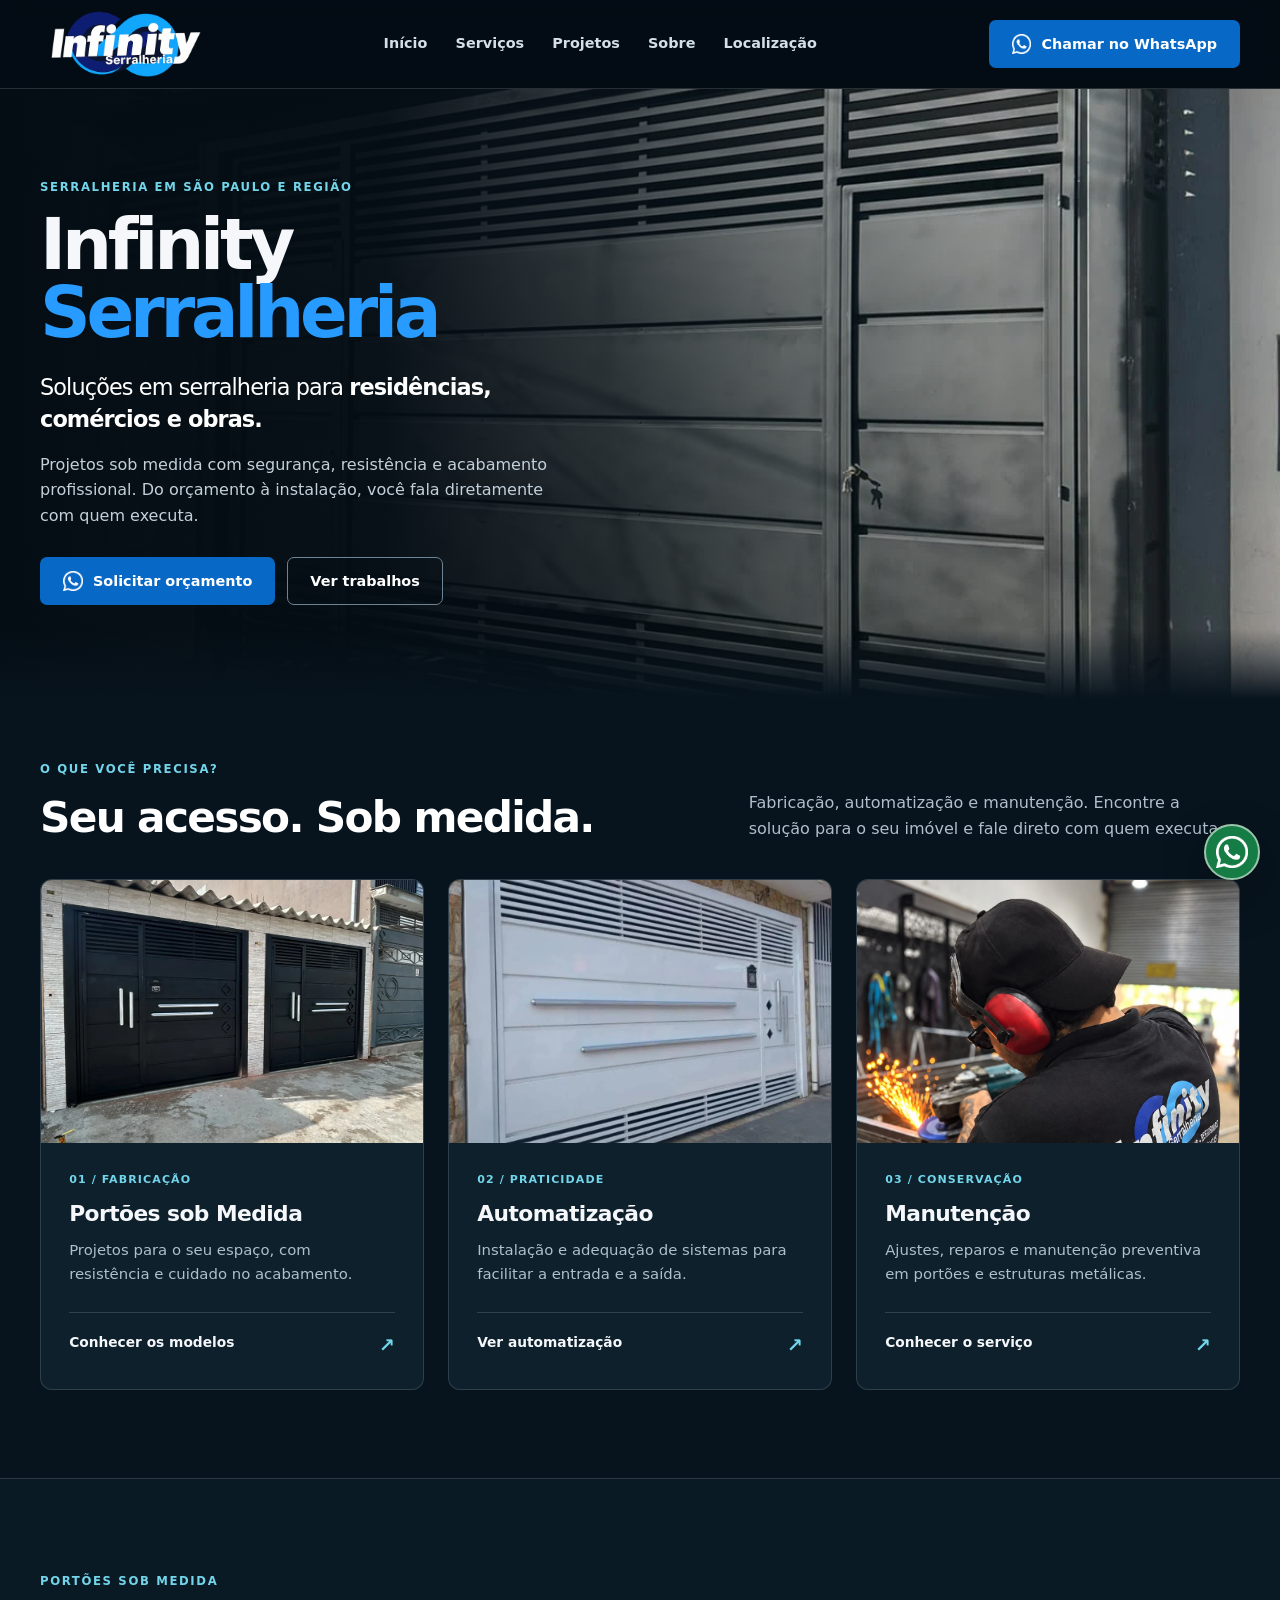
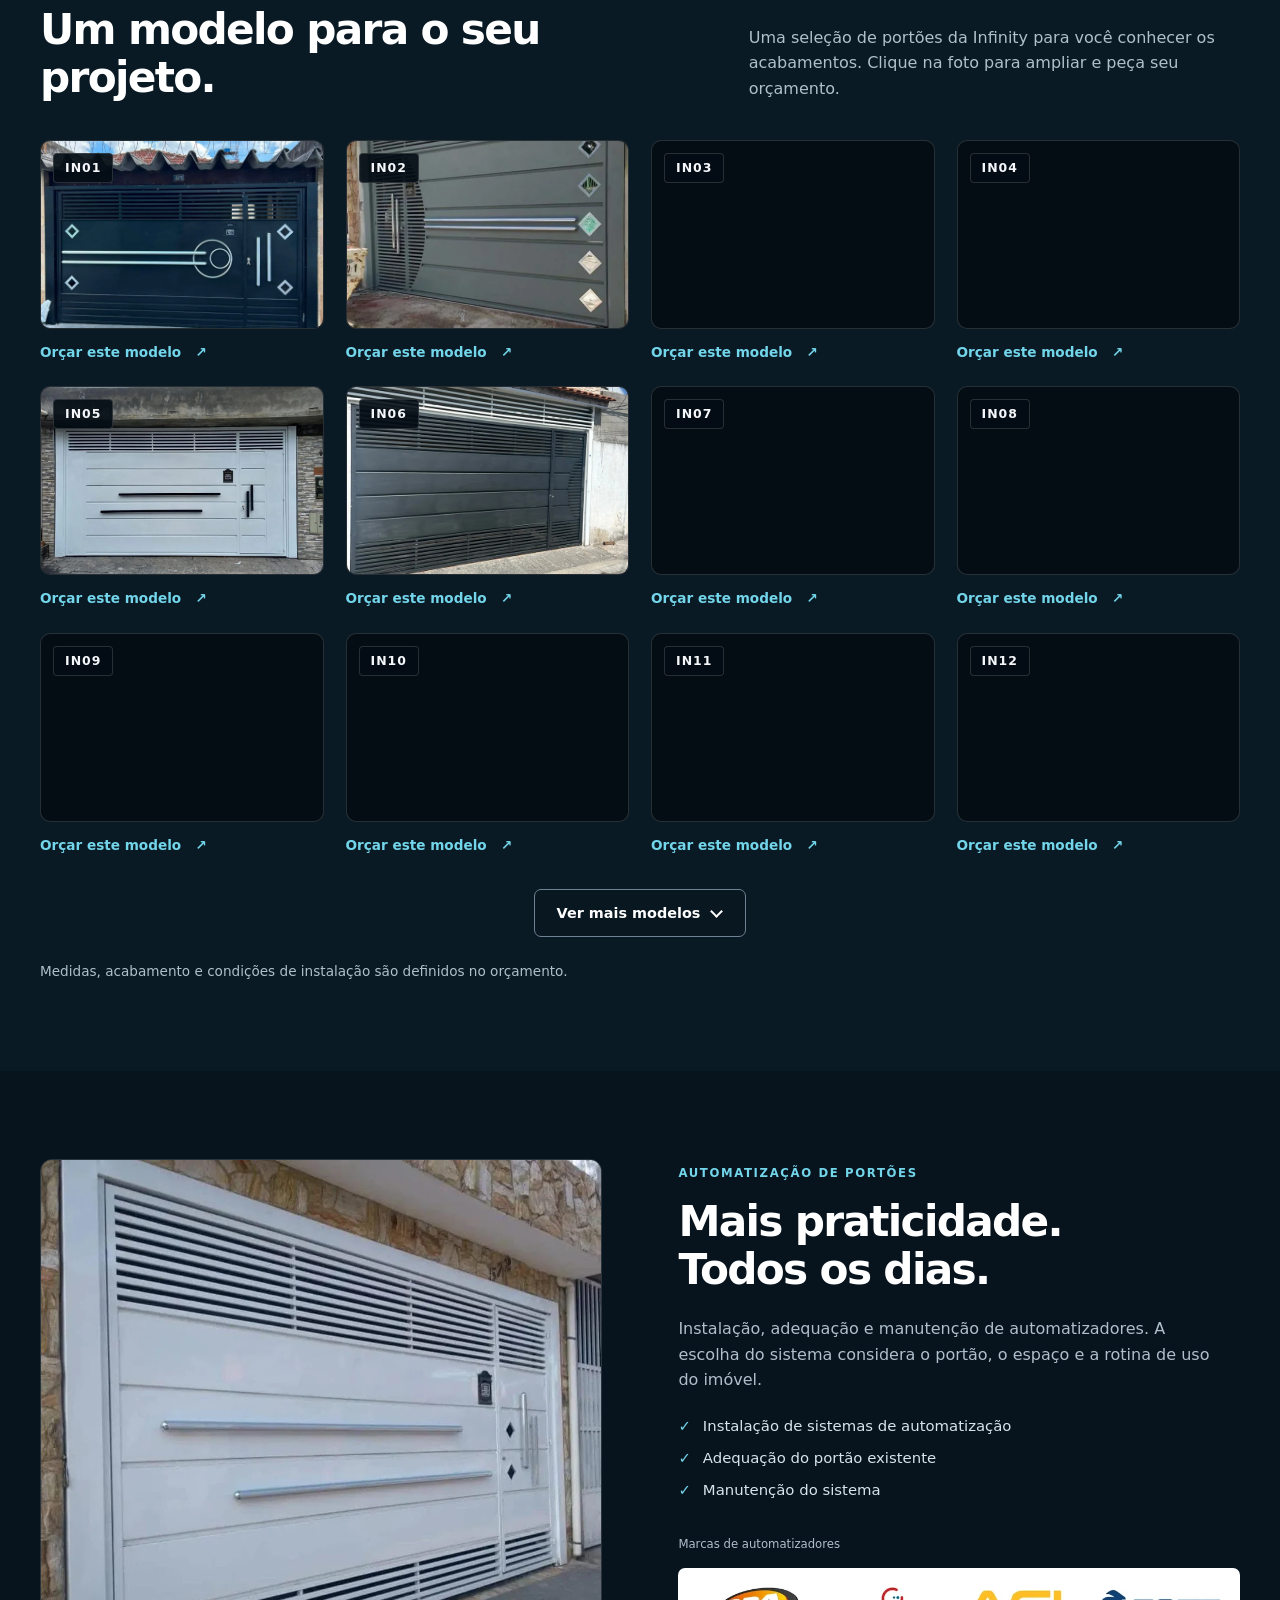
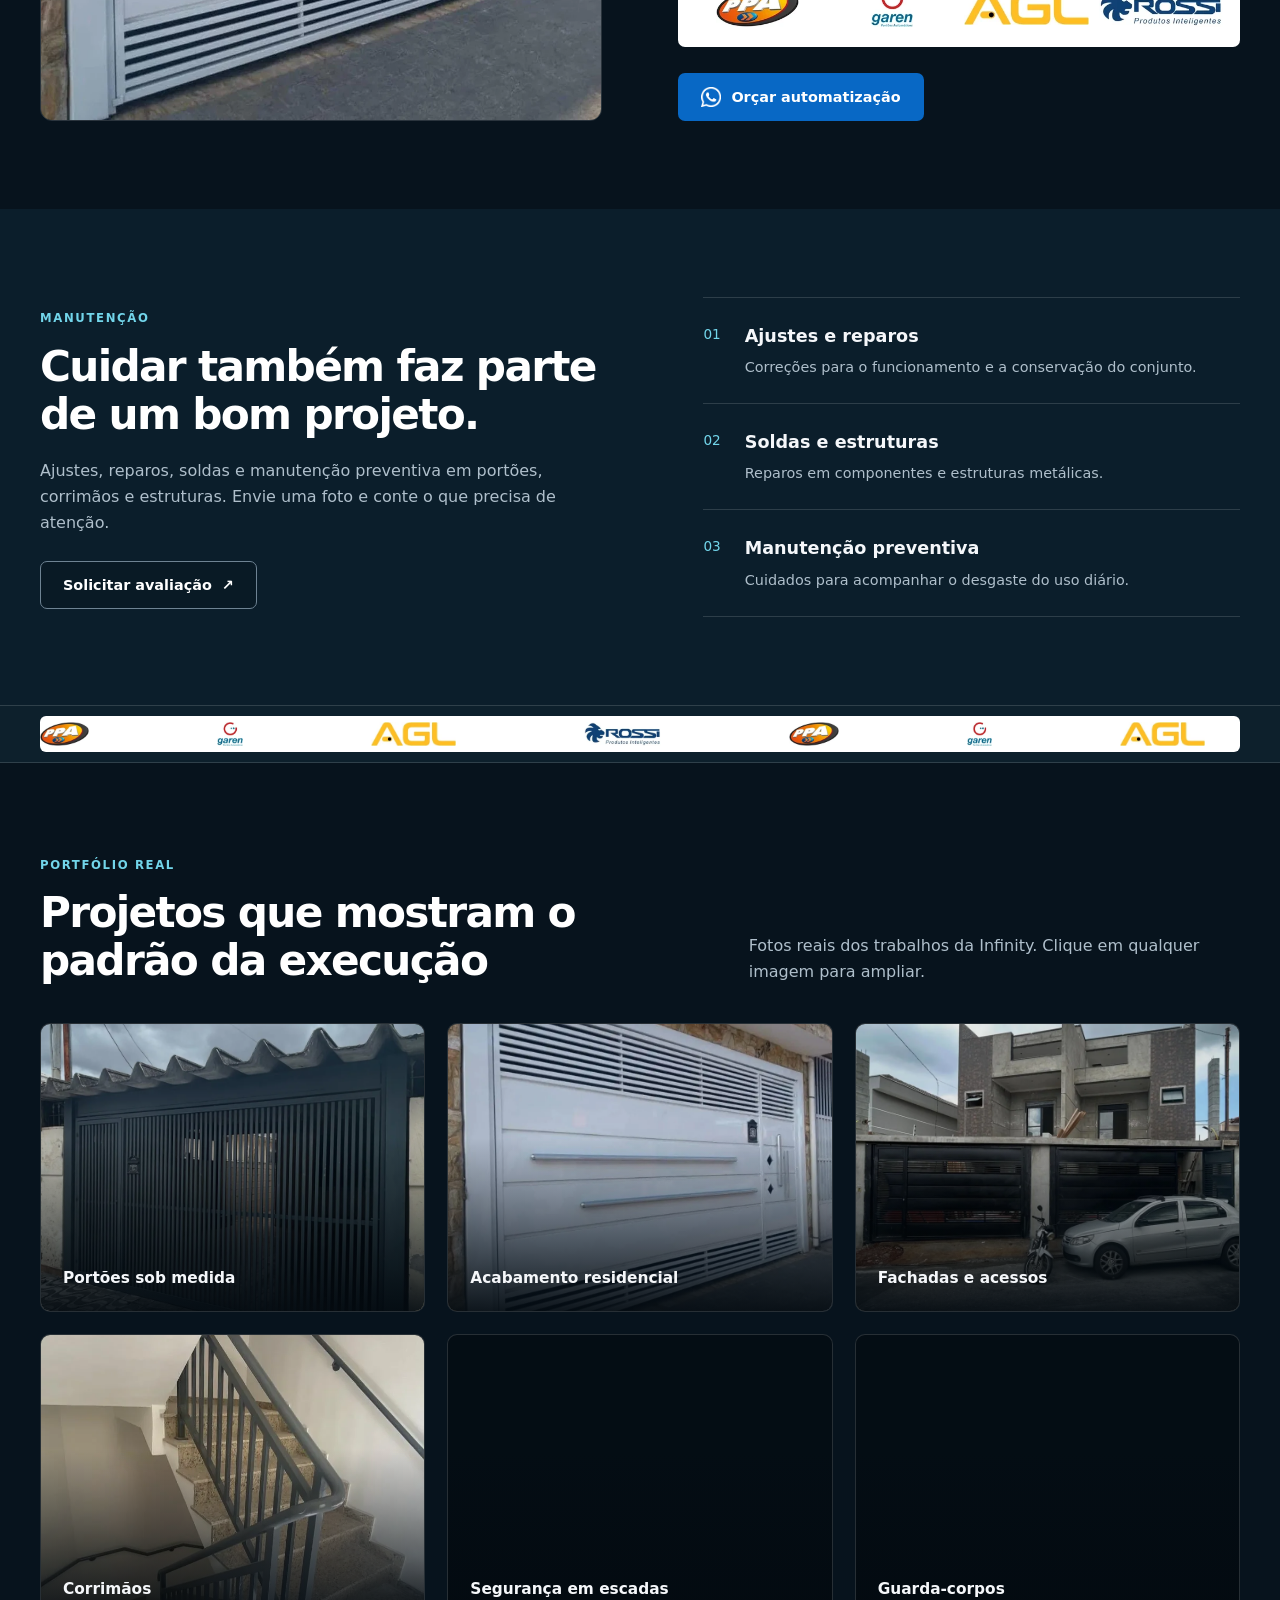
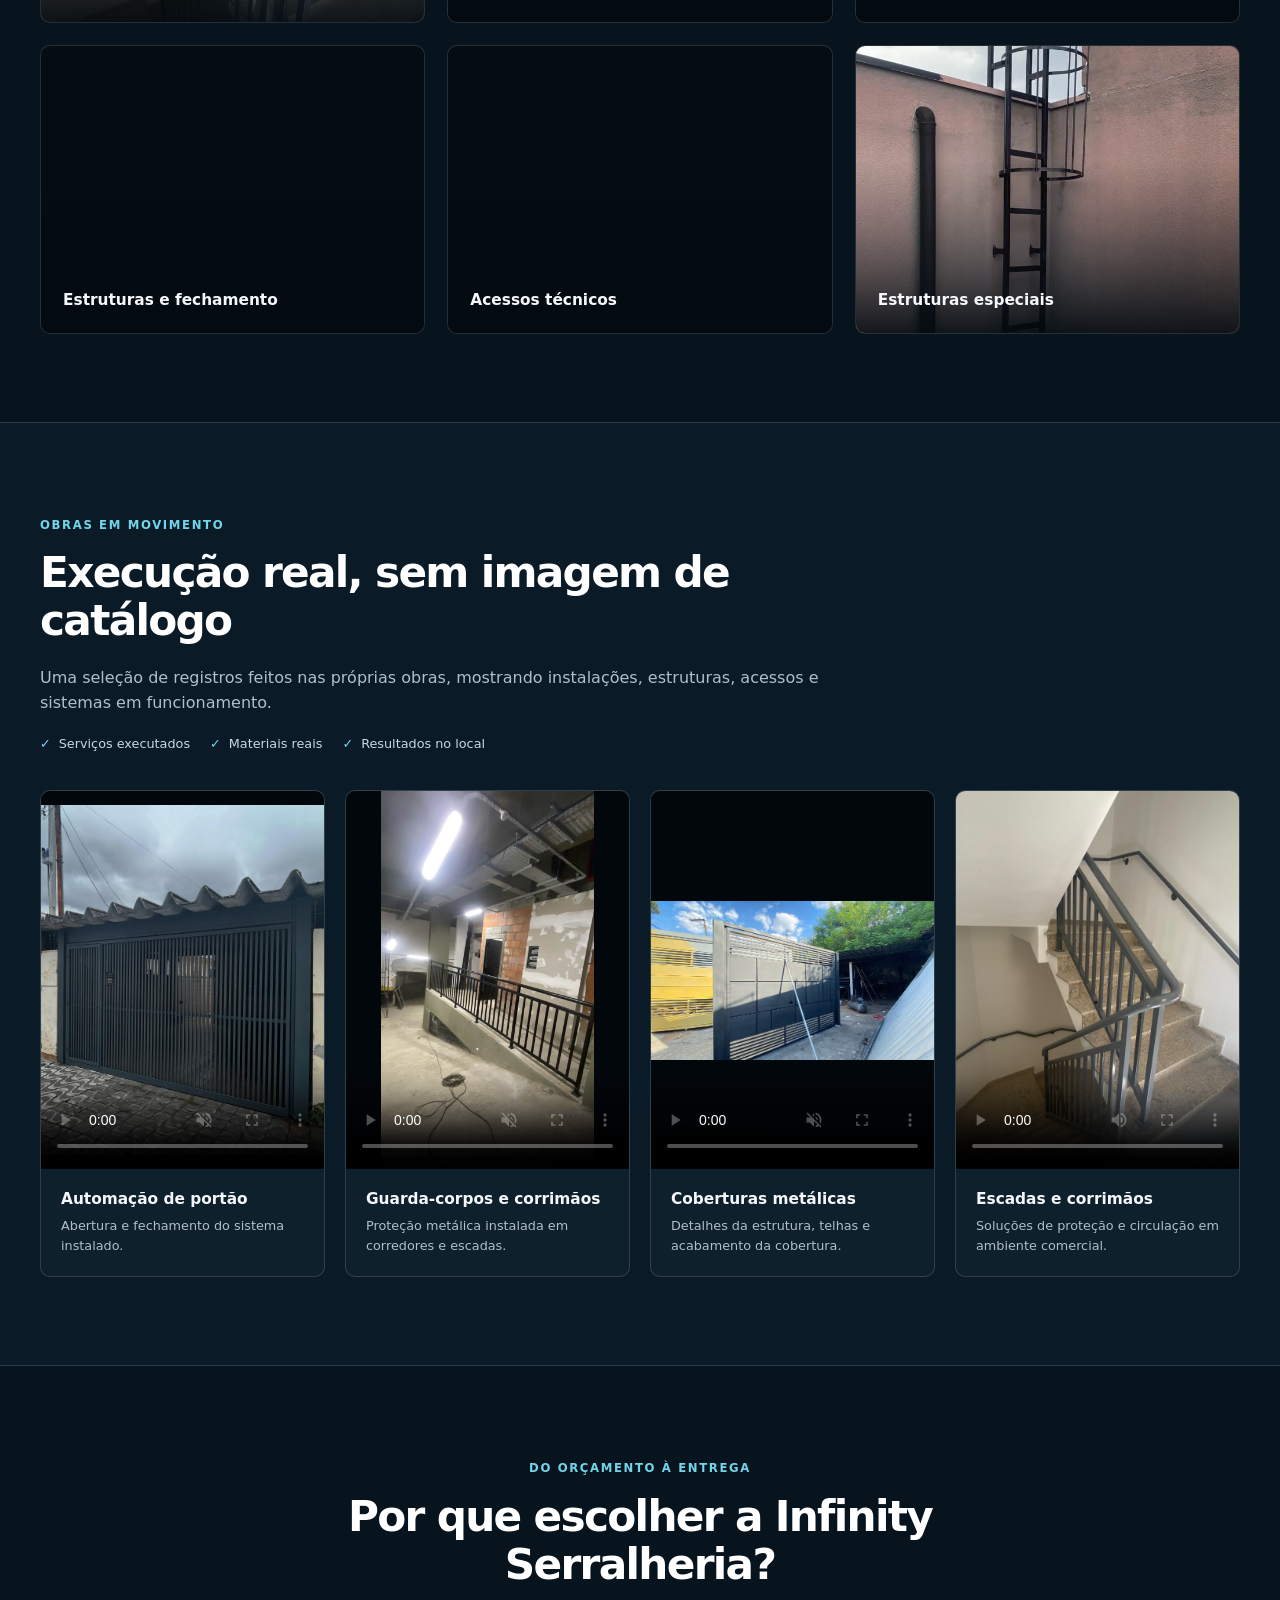
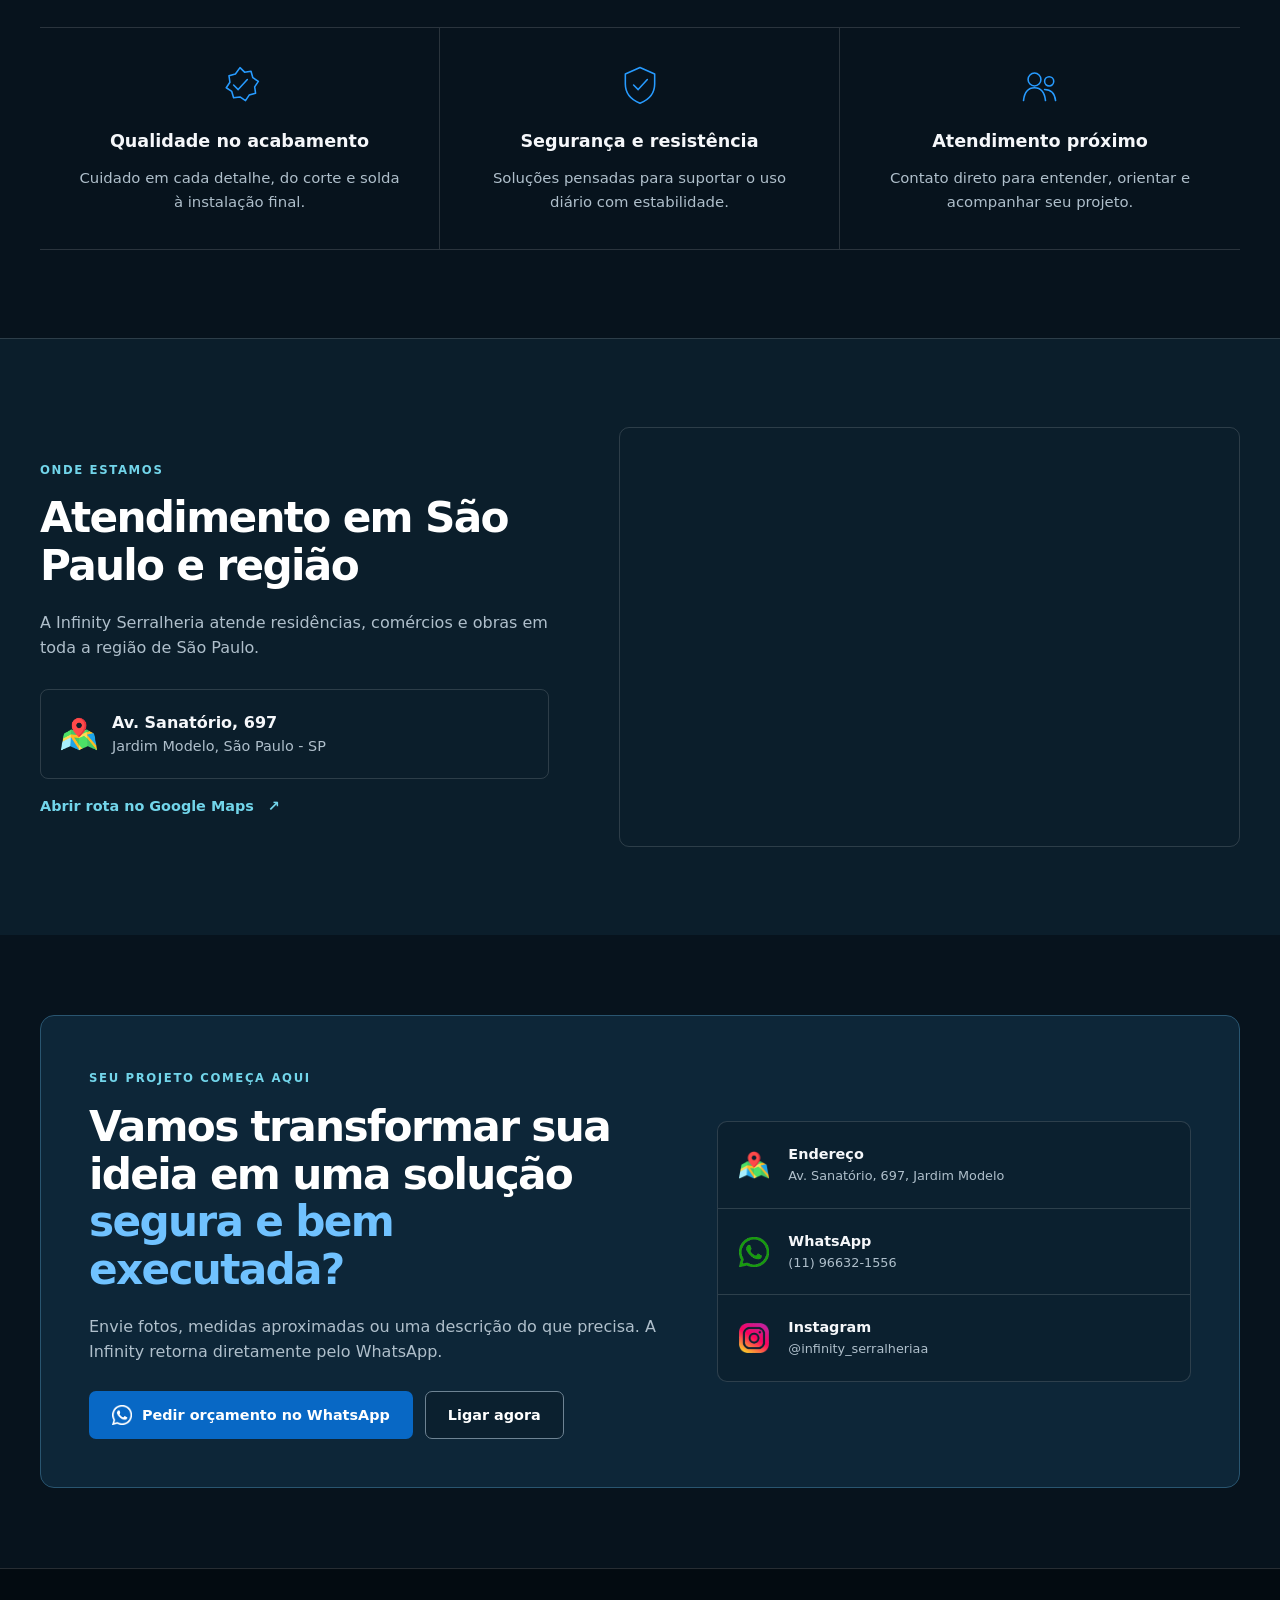
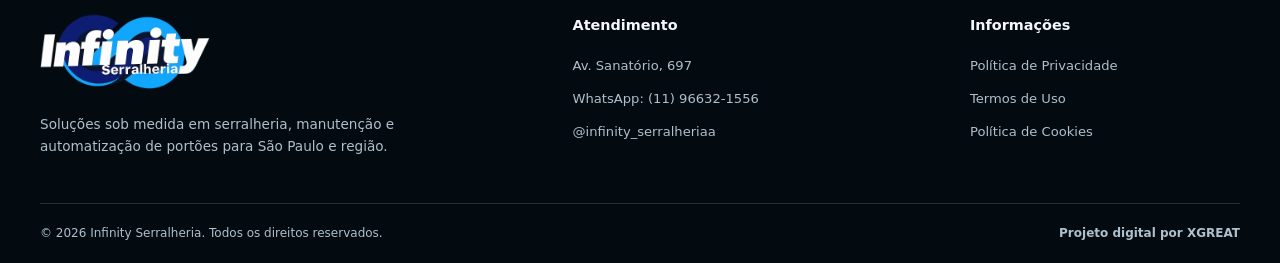
<file: index.html>
<!DOCTYPE html>

<html lang="pt-BR">
<head>
<meta charset="utf-8"/>
<meta content="width=device-width, initial-scale=1.0" name="viewport"/>
<meta content="#07131d" name="theme-color"/>
<meta content="Infinity Serralheria em São Paulo: portões, corrimãos, guarda-corpos, estruturas metálicas, manutenção e automação de portões." name="description"/>
<meta content="index, follow" name="robots"/>
<meta content="Infinity Serralheria | São Paulo e Região" property="og:title"/>
<meta content="Soluções sob medida em serralheria, manutenção e automação de portões." property="og:description"/>
<meta content="https://infinityserralheria.com.br/assets/Outb1.jpeg" property="og:image"/>
<title>Infinity Serralheria | São Paulo e Região</title>
<link href="https://infinityserralheria.com.br/" rel="canonical"/>
<link href="assets/FaviconInfinity.png" rel="icon" type="image/png"/>
<link href="styles.css?v=20261115-2" rel="stylesheet"/>
<script type="application/ld+json">
  {
    "@context": "https://schema.org",
    "@type": "HomeAndConstructionBusiness",
    "name": "Infinity Serralheria",
    "url": "https://infinityserralheria.com.br/",
    "image": "https://infinityserralheria.com.br/assets/LogoInfinity.png",
    "telephone": "+55 11 96632-1556",
    "address": {
      "@type": "PostalAddress",
      "streetAddress": "Av. Sanatório, 697",
      "addressLocality": "São Paulo",
      "addressRegion": "SP",
      "addressCountry": "BR"
    },
    "areaServed": "São Paulo e região",
    "sameAs": ["https://www.instagram.com/infinity_serralheriaa/"]
  }
  </script>
<link as="image" fetchpriority="high" href="assets/hero-portao.webp" media="(min-width: 721px)" rel="preload"/>
<link as="image" fetchpriority="high" href="assets/Fachadamoderna.png" media="(max-width: 720px)" rel="preload"/></head>
<body>
<a class="skip-link" href="#conteudo">Ir para o conteúdo</a>
<header class="site-header" id="inicio">
<div class="container header-inner">
<a aria-label="Infinity Serralheria - início" class="brand" href="#inicio">
<span class="brand-crop"><img alt="Infinity Serralheria" decoding="async" height="360" src="assets/InfinitySemfundo.webp" width="820"/></span>
</a>
<button aria-controls="menu-principal" aria-expanded="false" aria-label="Abrir menu" class="menu-toggle" type="button">
<span></span><span></span><span></span>
</button>
<nav aria-label="Navegação principal" class="main-nav" id="menu-principal">
<a href="#inicio">Início</a>
<a href="#servicos">Serviços</a>
<a href="#projetos">Projetos</a>
<a href="#sobre">Sobre</a>
<a href="#localizacao">Localização</a>
</nav>
<a class="btn btn-header" href="https://wa.me/5511966321556?text=Olá%2C%20vim%20pelo%20site%20da%20Infinity%20Serralheria%20e%20gostaria%20de%20solicitar%20um%20orçamento." rel="noopener noreferrer" target="_blank">
<img alt="" aria-hidden="true" decoding="async" height="390" src="assets/Whats.png" width="388"/> Chamar no WhatsApp
      </a>
</div>
</header>
<main id="conteudo">
<section aria-labelledby="hero-title" class="hero">
<div class="container hero-inner">
<div class="hero-content">
<span class="hero-kicker">Serralheria em São Paulo e região</span>
<h1 id="hero-title">Infinity <span>Serralheria</span></h1>
<h2>Soluções em serralheria para <strong>residências, comércios e obras.</strong></h2>
<p>Projetos sob medida com segurança, resistência e acabamento profissional. Do orçamento à instalação, você fala diretamente com quem executa.</p>
<div class="hero-actions">
<a class="btn btn-primary" href="https://wa.me/5511966321556?text=Olá%2C%20gostaria%20de%20solicitar%20um%20orçamento%20com%20a%20Infinity%20Serralheria." rel="noopener noreferrer" target="_blank">
<img alt="" aria-hidden="true" decoding="async" height="390" src="assets/Whats.png" width="388"/> Solicitar orçamento
            </a>
<a class="btn btn-ghost" href="#projetos">Ver trabalhos</a>
</div>

</div>
</div>
</section>
<section aria-labelledby="services-title" class="section services" id="servicos">
<div class="container">
<div class="section-heading section-heading-left"><div><span class="eyebrow">O que você precisa?</span><h2 id="services-title">Seu acesso. Sob medida.</h2></div><p>Fabricação, automatização e manutenção. Encontre a solução para o seu imóvel e fale direto com quem executa.</p></div>
<div class="services-grid">
<a class="service-card" href="#portoes"><div class="service-photo service-photo-gates"><img alt="Dois portões pretos instalados lado a lado" decoding="async" height="1280" loading="lazy" src="assets/outb1-card.webp" width="960"/></div><div class="service-body"><span class="service-number">01 / Fabricação</span><h3>Portões sob Medida</h3><p>Projetos para o seu espaço, com resistência e cuidado no acabamento.</p><span class="service-link">Conhecer os modelos <span aria-hidden="true">↗</span></span></div></a>
<a class="service-card" href="#automatizacao"><div class="service-photo"><img alt="Portão branco indicado pelo cliente para automatização" decoding="async" height="960" loading="lazy" src="assets/outb2-card.webp" width="960"/></div><div class="service-body"><span class="service-number">02 / Praticidade</span><h3>Automatização</h3><p>Instalação e adequação de sistemas para facilitar a entrada e a saída.</p><span class="service-link">Ver automatização <span aria-hidden="true">↗</span></span></div></a>
<a class="service-card" href="#manutencao"><div class="service-photo service-photo-maintenance"><img alt="Profissional da Infinity trabalhando em uma peça metálica" decoding="async" height="1448" loading="lazy" src="assets/Manutencao.jpeg" width="1086"/></div><div class="service-body"><span class="service-number">03 / Conservação</span><h3>Manutenção</h3><p>Ajustes, reparos e manutenção preventiva em portões e estruturas metálicas.</p><span class="service-link">Conhecer o serviço <span aria-hidden="true">↗</span></span></div></a>
</div>
</div>
</section>
<section aria-labelledby="catalog-title" class="section catalog" id="portoes"><div class="container"><div class="section-heading section-heading-left"><div><span class="eyebrow">Portões sob medida</span><h2 id="catalog-title">Um modelo para o seu projeto.</h2></div><p>Uma seleção de portões da Infinity para você conhecer os acabamentos. Clique na foto para ampliar e peça seu orçamento.</p></div><div class="catalog-grid">
<article aria-label="Modelo IN01" class="catalog-card"><button aria-label="Ampliar portão IN01" class="catalog-photo" data-full="assets/2.jpeg" type="button"><img alt="Portão preto com detalhes geométricos" decoding="async" height="1600" loading="lazy" src="assets/modelo-2.webp" width="1200"/><span aria-hidden="true" class="model-code">IN01</span></button><div class="catalog-body"><a class="text-link" href="https://wa.me/5511966321556?text=Olá%2C%20vi%20o%20modelo%20Detalhes%20geométricos%20no%20site%20e%20gostaria%20de%20um%20orçamento%20de%20portão." rel="noopener noreferrer" target="_blank">Orçar este modelo <span aria-hidden="true">↗</span></a></div></article>
<article aria-label="Modelo IN02" class="catalog-card"><button aria-label="Ampliar portão IN02" class="catalog-photo" data-full="assets/11.jpeg" type="button"><img alt="Portão cinza com detalhes em losango" decoding="async" height="1024" loading="lazy" src="assets/modelo-11.webp" width="576"/><span aria-hidden="true" class="model-code">IN02</span></button><div class="catalog-body"><a class="text-link" href="https://wa.me/5511966321556?text=Olá%2C%20vi%20o%20modelo%20Detalhes%20em%20losango%20no%20site%20e%20gostaria%20de%20um%20orçamento%20de%20portão." rel="noopener noreferrer" target="_blank">Orçar este modelo <span aria-hidden="true">↗</span></a></div></article>
<article aria-label="Modelo IN03" class="catalog-card"><button aria-label="Ampliar portão IN03" class="catalog-photo" data-full="assets/portao2.jpg" type="button"><img alt="Portão cinza com frisos horizontais" decoding="async" height="675" loading="lazy" src="assets/modelo-portao2.webp" width="1200"/><span aria-hidden="true" class="model-code">IN03</span></button><div class="catalog-body"><a class="text-link" href="https://wa.me/5511966321556?text=Olá%2C%20vi%20o%20modelo%20Frisos%20horizontais%20no%20site%20e%20gostaria%20de%20um%20orçamento%20de%20portão." rel="noopener noreferrer" target="_blank">Orçar este modelo <span aria-hidden="true">↗</span></a></div></article>
<article aria-label="Modelo IN04" class="catalog-card"><button aria-label="Ampliar portão IN04" class="catalog-photo" data-full="assets/3.jpeg" type="button"><img alt="Portão preto com puxadores metálicos" decoding="async" height="1600" loading="lazy" src="assets/modelo-3.webp" width="1200"/><span aria-hidden="true" class="model-code">IN04</span></button><div class="catalog-body"><a class="text-link" href="https://wa.me/5511966321556?text=Olá%2C%20vi%20o%20modelo%20Puxadores%20metálicos%20no%20site%20e%20gostaria%20de%20um%20orçamento%20de%20portão." rel="noopener noreferrer" target="_blank">Orçar este modelo <span aria-hidden="true">↗</span></a></div></article>
<article aria-label="Modelo IN05" class="catalog-card">
  <button aria-label="Ampliar portão IN05" class="catalog-photo" data-full="assets/I8.jpeg.jpeg" type="button">
    <img alt="Portão branco com puxadores escuros" decoding="async" height="687" loading="lazy" src="assets/modelo-in05.webp" width="850"/>
    <span aria-hidden="true" class="model-code">IN05</span>
  </button>
  <div class="catalog-body">
    <a class="text-link" href="https://wa.me/5511966321556?text=Ol%C3%A1%2C%20vi%20o%20modelo%20IN05%20no%20site%20e%20gostaria%20de%20um%20or%C3%A7amento%20de%20port%C3%A3o." rel="noopener noreferrer" target="_blank">Orçar este modelo <span aria-hidden="true">↗</span></a>
  </div>
</article>
<article aria-label="Modelo IN06" class="catalog-card">
  <button aria-label="Ampliar portão IN06" class="catalog-photo" data-full="assets/I9.jpeg.jpeg" type="button">
    <img alt="Portão preto com faixas ventiladas" decoding="async" height="950" loading="lazy" src="assets/modelo-in06.webp" width="712"/>
    <span aria-hidden="true" class="model-code">IN06</span>
  </button>
  <div class="catalog-body">
    <a class="text-link" href="https://wa.me/5511966321556?text=Ol%C3%A1%2C%20vi%20o%20modelo%20IN06%20no%20site%20e%20gostaria%20de%20um%20or%C3%A7amento%20de%20port%C3%A3o." rel="noopener noreferrer" target="_blank">Orçar este modelo <span aria-hidden="true">↗</span></a>
  </div>
</article>
<article aria-label="Modelo IN07" class="catalog-card">
  <button aria-label="Ampliar portão IN07" class="catalog-photo" data-full="assets/I16.jpeg.jpeg" type="button">
    <img alt="Portão dourado com detalhes metálicos" decoding="async" height="638" loading="lazy" src="assets/modelo-in07.webp" width="850"/>
    <span aria-hidden="true" class="model-code">IN07</span>
  </button>
  <div class="catalog-body">
    <a class="text-link" href="https://wa.me/5511966321556?text=Ol%C3%A1%2C%20vi%20o%20modelo%20IN07%20no%20site%20e%20gostaria%20de%20um%20or%C3%A7amento%20de%20port%C3%A3o." rel="noopener noreferrer" target="_blank">Orçar este modelo <span aria-hidden="true">↗</span></a>
  </div>
</article>
<article aria-label="Modelo IN08" class="catalog-card">
  <button aria-label="Ampliar portão IN08" class="catalog-photo" data-full="assets/I28.jpeg.jpeg" type="button">
    <img alt="Portão cinza de linhas horizontais entre pilares de pedra" decoding="async" height="478" loading="lazy" src="assets/modelo-in08.webp" width="850"/>
    <span aria-hidden="true" class="model-code">IN08</span>
  </button>
  <div class="catalog-body">
    <a class="text-link" href="https://wa.me/5511966321556?text=Ol%C3%A1%2C%20vi%20o%20modelo%20IN08%20no%20site%20e%20gostaria%20de%20um%20or%C3%A7amento%20de%20port%C3%A3o." rel="noopener noreferrer" target="_blank">Orçar este modelo <span aria-hidden="true">↗</span></a>
  </div>
</article>
<article aria-label="Modelo IN09" class="catalog-card">
  <button aria-label="Ampliar portão IN09" class="catalog-photo" data-full="assets/I1.jpeg.jpeg" type="button">
    <img alt="Portão preto com painéis horizontais e faixa ventilada superior" decoding="async" height="570" loading="lazy" src="assets/modelo-in09.webp" width="760"/>
    <span aria-hidden="true" class="model-code">IN09</span>
  </button>
  <div class="catalog-body">
    <a class="text-link" href="https://wa.me/5511966321556?text=Ol%C3%A1%2C%20vi%20o%20modelo%20IN09%20no%20site%20e%20gostaria%20de%20um%20or%C3%A7amento%20de%20port%C3%A3o." rel="noopener noreferrer" target="_blank">Orçar este modelo <span aria-hidden="true">↗</span></a>
  </div>
</article>
<article aria-label="Modelo IN10" class="catalog-card">
  <button aria-label="Ampliar portão IN10" class="catalog-photo" data-full="assets/I13.jpeg.jpeg" type="button">
    <img alt="Portão cinza claro com puxadores metálicos e frisos curvos" decoding="async" height="711" loading="lazy" src="assets/modelo-in10.webp" width="760"/>
    <span aria-hidden="true" class="model-code">IN10</span>
  </button>
  <div class="catalog-body">
    <a class="text-link" href="https://wa.me/5511966321556?text=Ol%C3%A1%2C%20vi%20o%20modelo%20IN10%20no%20site%20e%20gostaria%20de%20um%20or%C3%A7amento%20de%20port%C3%A3o." rel="noopener noreferrer" target="_blank">Orçar este modelo <span aria-hidden="true">↗</span></a>
  </div>
</article>
<article aria-label="Modelo IN11" class="catalog-card">
  <button aria-label="Ampliar portão IN11" class="catalog-photo" data-full="assets/I15.jpeg.jpeg" type="button">
    <img alt="Portão branco com ventilação e passagem lateral" decoding="async" height="428" loading="lazy" src="assets/modelo-in11.webp" width="760"/>
    <span aria-hidden="true" class="model-code">IN11</span>
  </button>
  <div class="catalog-body">
    <a class="text-link" href="https://wa.me/5511966321556?text=Ol%C3%A1%2C%20vi%20o%20modelo%20IN11%20no%20site%20e%20gostaria%20de%20um%20or%C3%A7amento%20de%20port%C3%A3o." rel="noopener noreferrer" target="_blank">Orçar este modelo <span aria-hidden="true">↗</span></a>
  </div>
</article>
<article aria-label="Modelo IN12" class="catalog-card">
  <button aria-label="Ampliar portão IN12" class="catalog-photo" data-full="assets/I7.jpeg.jpeg" type="button">
    <img alt="Portão cinza com porta de pedestres independente" decoding="async" height="549" loading="lazy" src="assets/modelo-in12.webp" width="760"/>
    <span aria-hidden="true" class="model-code">IN12</span>
  </button>
  <div class="catalog-body">
    <a class="text-link" href="https://wa.me/5511966321556?text=Ol%C3%A1%2C%20vi%20o%20modelo%20IN12%20no%20site%20e%20gostaria%20de%20um%20or%C3%A7amento%20de%20port%C3%A3o." rel="noopener noreferrer" target="_blank">Orçar este modelo <span aria-hidden="true">↗</span></a>
  </div>
</article>
</div>
<details class="catalog-more">
  <summary class="btn btn-ghost catalog-toggle">
    <span class="catalog-toggle-more">Ver mais modelos</span>
    <span class="catalog-toggle-less">Ver menos modelos</span>
  </summary>
  <div class="catalog-grid">
<article aria-label="Modelo IN13" class="catalog-card">
  <button aria-label="Ampliar portão IN13" class="catalog-photo" data-full="assets/I2.jpeg.jpeg" type="button">
    <img alt="Portão branco com puxadores horizontais e porta de pedestres integrada" decoding="async" height="760" loading="lazy" src="assets/modelo-in13.webp" width="570"/>
    <span aria-hidden="true" class="model-code">IN13</span>
  </button>
</article>
<article aria-label="Modelo IN14" class="catalog-card">
  <button aria-label="Ampliar portão IN14" class="catalog-photo" data-full="assets/I5.jpeg.jpeg" type="button">
    <img alt="Portão preto com duas faixas ventiladas visto à noite" decoding="async" height="760" loading="lazy" src="assets/modelo-in14.webp" width="570"/>
    <span aria-hidden="true" class="model-code">IN14</span>
  </button>
</article>
<article aria-label="Modelo IN15" class="catalog-card">
  <button aria-label="Ampliar portão IN15" class="catalog-photo" data-full="assets/I6.jpeg.jpeg" type="button">
    <img alt="Portão cinza com grade lateral e faixa ventilada superior" decoding="async" height="760" loading="lazy" src="assets/modelo-in15.webp" width="570"/>
    <span aria-hidden="true" class="model-code">IN15</span>
  </button>
</article>
<article aria-label="Modelo IN16" class="catalog-card">
  <button aria-label="Ampliar portão IN16" class="catalog-photo" data-full="assets/I10.jpeg.jpeg" type="button">
    <img alt="Portão grafite com puxadores metálicos e detalhes geométricos" decoding="async" height="760" loading="lazy" src="assets/modelo-in16.webp" width="543"/>
    <span aria-hidden="true" class="model-code">IN16</span>
  </button>
</article>
<article aria-label="Modelo IN17" class="catalog-card">
  <button aria-label="Ampliar portão IN17" class="catalog-photo" data-full="assets/I14.jpeg.jpeg" type="button">
    <img alt="Portão branco com frisos curvos nas laterais" decoding="async" height="640" loading="lazy" src="assets/modelo-in17.webp" width="640"/>
    <span aria-hidden="true" class="model-code">IN17</span>
  </button>
</article>
<article aria-label="Modelo IN18" class="catalog-card">
  <button aria-label="Ampliar portão IN18" class="catalog-photo" data-full="assets/I17.jpeg.jpeg" type="button">
    <img alt="Portão branco com barras diagonais e verticais" decoding="async" height="488" loading="lazy" src="assets/modelo-in18.webp" width="630"/>
    <span aria-hidden="true" class="model-code">IN18</span>
  </button>
</article>
<article aria-label="Modelo IN19" class="catalog-card">
  <button aria-label="Ampliar portão IN19" class="catalog-photo" data-full="assets/I18.jpeg.jpeg" type="button">
    <img alt="Portão preto estreito com faixas ventiladas" decoding="async" height="760" loading="lazy" src="assets/modelo-in19.webp" width="351"/>
    <span aria-hidden="true" class="model-code">IN19</span>
  </button>
</article>
<article aria-label="Modelo IN20" class="catalog-card">
  <button aria-label="Ampliar portão IN20" class="catalog-photo" data-full="assets/I22.jpeg.jpeg" type="button">
    <img alt="Portão cinza com frisos verticais e grade superior" decoding="async" height="371" loading="lazy" src="assets/modelo-in20.webp" width="539"/>
    <span aria-hidden="true" class="model-code">IN20</span>
  </button>
</article>
<article aria-label="Modelo IN21" class="catalog-card">
  <button aria-label="Ampliar portão IN21" class="catalog-photo" data-full="assets/I23.jpeg.jpeg" type="button">
    <img alt="Portão largo de barras verticais instalado em uma fachada" decoding="async" height="360" loading="lazy" src="assets/modelo-in21.webp" width="640"/>
    <span aria-hidden="true" class="model-code">IN21</span>
  </button>
</article>
<article aria-label="Modelo IN22" class="catalog-card">
  <button aria-label="Ampliar portão IN22" class="catalog-photo" data-full="assets/I24.jpeg.jpeg" type="button">
    <img alt="Portão metálico claro com faixas ventiladas na oficina" decoding="async" height="360" loading="lazy" src="assets/modelo-in22.webp" width="640"/>
    <span aria-hidden="true" class="model-code">IN22</span>
  </button>
</article>
<article aria-label="Modelo IN23" class="catalog-card">
  <button aria-label="Ampliar portão IN23" class="catalog-photo" data-full="assets/I26.jpeg.jpeg" type="button">
    <img alt="Portão branco com puxadores escuros na vertical e porta lateral" decoding="async" height="480" loading="lazy" src="assets/modelo-in23.webp" width="640"/>
    <span aria-hidden="true" class="model-code">IN23</span>
  </button>
</article>
<article aria-label="Modelo IN24" class="catalog-card">
  <button aria-label="Ampliar portão IN24" class="catalog-photo" data-full="assets/I27.jpeg.jpeg" type="button">
    <img alt="Portão branco de painéis lisos com ventilação superior e inferior" decoding="async" height="373" loading="lazy" src="assets/modelo-in24.webp" width="550"/>
    <span aria-hidden="true" class="model-code">IN24</span>
  </button>
</article>
<article aria-label="Modelo IN25" class="catalog-card">
  <button aria-label="Ampliar portão IN25" class="catalog-photo" data-full="assets/I29.jpeg.jpeg" type="button">
    <img alt="Portão branco de painéis horizontais na oficina" decoding="async" height="360" loading="lazy" src="assets/modelo-in25.webp" width="640"/>
    <span aria-hidden="true" class="model-code">IN25</span>
  </button>
</article>
  </div>
  <div class="catalog-cta">
    <p>Gostou de algum modelo? Envie o código pelo WhatsApp e peça seu orçamento.</p>
    <a class="btn btn-ghost" href="https://wa.me/5511966321556?text=Ol%C3%A1%2C%20vi%20o%20cat%C3%A1logo%20de%20port%C3%B5es%20da%20Infinity%20e%20gostaria%20de%20pedir%20um%20or%C3%A7amento.%20C%C3%B3digo%20do%20modelo%3A%20" rel="noopener noreferrer" target="_blank">Pedir orçamento pelo WhatsApp <span aria-hidden="true">↗</span></a>
  </div>
</details>
<p class="section-note">Medidas, acabamento e condições de instalação são definidos no orçamento.</p></div></section>
<section aria-labelledby="automation-title" class="section automation" id="automatizacao"><div class="container automation-layout"><div class="automation-image"><img alt="Portão branco com detalhes horizontais" decoding="async" height="960" loading="lazy" src="assets/outb2-card.webp" width="960"/></div><div class="automation-copy"><span class="eyebrow">Automatização de portões</span><h2 id="automation-title">Mais praticidade.<br/>Todos os dias.</h2><p>Instalação, adequação e manutenção de automatizadores. A escolha do sistema considera o portão, o espaço e a rotina de uso do imóvel.</p><ul class="detail-list"><li>Instalação de sistemas de automatização</li><li>Adequação do portão existente</li><li>Manutenção do sistema</li></ul><span class="brand-label">Marcas de automatizadores</span><ul aria-label="Marcas de automatizadores" class="brand-grid"><li><img alt="PPA" decoding="async" height="72" loading="lazy" src="assets/logos/PPA_strip.webp" width="148"/></li><li><img alt="Garen" decoding="async" height="72" loading="lazy" src="assets/logos/Garen_strip.webp" width="76"/></li><li><img alt="AGL" decoding="async" height="62" loading="lazy" src="assets/logos/AGL_strip.webp" width="220"/></li><li><img alt="Rossi" decoding="async" height="68" loading="lazy" src="assets/logos/Rossi_strip.webp" width="220"/></li></ul><a class="btn btn-primary" href="https://wa.me/5511966321556?text=Olá%2C%20gostaria%20de%20um%20orçamento%20para%20automatização%20de%20portão." rel="noopener noreferrer" target="_blank"><img alt="" aria-hidden="true" decoding="async" height="390" src="assets/Whats.png" width="388"/> Orçar automatização</a></div></div></section>
<section aria-labelledby="maintenance-title" class="section maintenance" id="manutencao"><div class="container maintenance-layout"><div><span class="eyebrow">Manutenção</span><h2 id="maintenance-title">Cuidar também faz parte<br/>de um bom projeto.</h2><p>Ajustes, reparos, soldas e manutenção preventiva em portões, corrimãos e estruturas. Envie uma foto e conte o que precisa de atenção.</p><a class="btn btn-ghost" href="https://wa.me/5511966321556?text=Olá%2C%20preciso%20de%20manutenção%20e%20gostaria%20de%20uma%20avaliação." rel="noopener noreferrer" target="_blank">Solicitar avaliação <span aria-hidden="true">↗</span></a></div><ul class="maintenance-list"><li><span aria-hidden="true">01</span><div><h3>Ajustes e reparos</h3><p>Correções para o funcionamento e a conservação do conjunto.</p></div></li><li><span aria-hidden="true">02</span><div><h3>Soldas e estruturas</h3><p>Reparos em componentes e estruturas metálicas.</p></div></li><li><span aria-hidden="true">03</span><div><h3>Manutenção preventiva</h3><p>Cuidados para acompanhar o desgaste do uso diário.</p></div></li></ul></div></section>
<section aria-label="Marcas de automatizadores: PPA, Garen, AGL e Rossi" class="brands-strip"><div class="container brands-inner"><div class="brands-window" tabindex="0"><div aria-hidden="true" class="brands-track"><div class="brands-group"><img alt="" decoding="async" height="72" loading="lazy" src="assets/logos/PPA_strip.webp" width="148"/><img alt="" decoding="async" height="72" loading="lazy" src="assets/logos/Garen_strip.webp" width="76"/><img alt="" decoding="async" height="62" loading="lazy" src="assets/logos/AGL_strip.webp" width="220"/><img alt="" decoding="async" height="68" loading="lazy" src="assets/logos/Rossi_strip.webp" width="220"/></div><div class="brands-group"><img alt="" decoding="async" height="72" loading="lazy" src="assets/logos/PPA_strip.webp" width="148"/><img alt="" decoding="async" height="72" loading="lazy" src="assets/logos/Garen_strip.webp" width="76"/><img alt="" decoding="async" height="62" loading="lazy" src="assets/logos/AGL_strip.webp" width="220"/><img alt="" decoding="async" height="68" loading="lazy" src="assets/logos/Rossi_strip.webp" width="220"/></div><div class="brands-group"><img alt="" decoding="async" height="72" loading="lazy" src="assets/logos/PPA_strip.webp" width="148"/><img alt="" decoding="async" height="72" loading="lazy" src="assets/logos/Garen_strip.webp" width="76"/><img alt="" decoding="async" height="62" loading="lazy" src="assets/logos/AGL_strip.webp" width="220"/><img alt="" decoding="async" height="68" loading="lazy" src="assets/logos/Rossi_strip.webp" width="220"/></div></div></div></div></section>
<section aria-labelledby="projects-title" class="section projects" id="projetos">
<div class="container">
<div class="section-heading section-heading-left">
<div>
<span class="eyebrow">Portfólio real</span>
<h2 id="projects-title">Projetos que mostram o padrão da execução</h2>
</div>
<p>Fotos reais dos trabalhos da Infinity. Clique em qualquer imagem para ampliar.</p>
</div>
<div class="project-grid">
<button aria-label="Ampliar portão metálico" class="project-item" data-full="assets/portao1.jpg" type="button">
<img alt="Portão metálico moderno" decoding="async" height="1200" loading="lazy" src="assets/projeto-portao1.webp" width="970"/><span>Portões sob medida</span>
</button>
<button aria-label="Ampliar portão residencial" class="project-item" data-full="assets/portao3.jpg" type="button">
<img alt="Portão residencial" decoding="async" height="1000" loading="lazy" src="assets/projeto-portao3.webp" width="1000"/><span>Acabamento residencial</span>
</button>
<button aria-label="Ampliar fachada com serralheria" class="project-item" data-full="assets/portao4.jpg" type="button">
<img alt="Fachada com portão e porta metálica" decoding="async" height="1200" loading="lazy" src="assets/projeto-portao4.webp" width="900"/><span>Fachadas e acessos</span>
</button>
<button aria-label="Ampliar corrimão metálico" class="project-item" data-full="assets/corrimao1.jpg" type="button">
<img alt="Corrimão metálico em escada" decoding="async" height="960" loading="lazy" src="assets/projeto-corrimao1.webp" width="720"/><span>Corrimãos</span>
</button>
<button aria-label="Ampliar corrimão em escada" class="project-item" data-full="assets/corrimao2.jpg" type="button">
<img alt="Escada com corrimão metálico" decoding="async" height="960" loading="lazy" src="assets/projeto-corrimao2.webp" width="720"/><span>Segurança em escadas</span>
</button>
<button aria-label="Ampliar guarda-corpo instalado" class="project-item" data-full="assets/N1.jpeg" type="button">
<img alt="Guarda-corpo metálico em corredor de obra" decoding="async" height="1200" loading="lazy" src="assets/projeto-N1.webp" width="675"/><span>Guarda-corpos</span>
</button>
<button aria-label="Ampliar estrutura metálica" class="project-item" data-full="assets/portao5.jpg" type="button">
<img alt="Portão e estrutura metálica" decoding="async" height="563" loading="lazy" src="assets/projeto-portao5.webp" width="1000"/><span>Estruturas e fechamento</span>
</button>
<button aria-label="Ampliar escada marinheiro" class="project-item" data-full="assets/N2.jpeg" type="button">
<img alt="Escada marinheiro com proteção metálica" decoding="async" height="1200" loading="lazy" src="assets/projeto-N2.webp" width="675"/><span>Acessos técnicos</span>
</button>
<button aria-label="Ampliar estrutura de acesso técnico" class="project-item" data-full="assets/N3.jpeg" type="button">
<img alt="Estrutura metálica vertical de acesso técnico" decoding="async" height="1200" loading="lazy" src="assets/projeto-N3.webp" width="675"/><span>Estruturas especiais</span>
</button>
</div>
</div>
</section>
<section aria-labelledby="video-title" class="section work-video" id="videos">
<div class="container video-layout">
<div class="video-copy-block">
<span class="eyebrow">Obras em movimento</span>
<h2 id="video-title">Execução real, sem imagem de catálogo</h2>
<p>Uma seleção de registros feitos nas próprias obras, mostrando instalações, estruturas, acessos e sistemas em funcionamento.</p>
<ul class="video-points">
<li>Serviços executados</li>
<li>Materiais reais</li>
<li>Resultados no local</li>
</ul>
</div>
<div aria-label="Vídeos de trabalhos realizados pela Infinity Serralheria" class="video-showcase">
<article class="video-card">
<video aria-label="Vídeo de automação de portão" controls="" playsinline="" poster="assets/portao1.jpg" preload="none">
<source data-src="assets/mov9.mp4" type="video/mp4"/>
</video>
<div><strong>Automação de portão</strong><span>Abertura e fechamento do sistema instalado.</span></div>
</article>
<article class="video-card">
<video aria-label="Vídeo de guarda-corpos e corrimãos" controls="" playsinline="" poster="assets/N1.jpeg" preload="none">
<source data-src="assets/mov17.mp4" type="video/mp4"/>
</video>
<div><strong>Guarda-corpos e corrimãos</strong><span>Proteção metálica instalada em corredores e escadas.</span></div>
</article>

<article class="video-card">
<video aria-label="Vídeo de cobertura metálica instalada" controls="" playsinline="" preload="none">
<source data-src="assets/mov8.mp4" type="video/mp4"/>
</video>
<div><strong>Coberturas metálicas</strong><span>Detalhes da estrutura, telhas e acabamento da cobertura.</span></div>
</article>
<article class="video-card">
<video aria-label="Vídeo de corrimãos e proteção de escadas" controls="" playsinline="" poster="assets/corrimao1.jpg" preload="none">
<source data-src="assets/mov6.mp4" type="video/mp4"/>
</video>
<div><strong>Escadas e corrimãos</strong><span>Soluções de proteção e circulação em ambiente comercial.</span></div>
</article>

</div>
</div>
</section>
<section aria-labelledby="benefits-title" class="section benefits" id="sobre">
<div class="container">
<div class="section-heading">
<span class="eyebrow">Do orçamento à entrega</span>
<h2 id="benefits-title">Por que escolher a Infinity Serralheria?</h2>
</div>
<div class="benefits-grid">
<article>
<span class="benefit-number">01</span>
<div class="benefit-icon"><svg viewbox="0 0 48 48"><path d="M24 5l5 5 7-1 2 7 6 4-4 6 1 7-7 2-4 6-6-4-7 1-2-7-6-4 4-6-1-7 7-2z"></path><path d="M17 24l5 5 10-11"></path></svg></div>
<h3>Qualidade no acabamento</h3>
<p>Cuidado em cada detalhe, do corte e solda à instalação final.</p>
</article>
<article>
<span class="benefit-number">02</span>
<div class="benefit-icon"><svg viewbox="0 0 48 48"><path d="M24 5l16 7v11c0 10-6 17-16 21C14 40 8 33 8 23V12z"></path><path d="M17 24l5 5 10-11"></path></svg></div>
<h3>Segurança e resistência</h3>
<p>Soluções pensadas para suportar o uso diário com estabilidade.</p>
</article>
<article>
<span class="benefit-number">03</span>
<div class="benefit-icon"><svg viewbox="0 0 48 48"><circle cx="18" cy="18" r="7"></circle><circle cx="34" cy="20" r="5"></circle><path d="M6 41c1-9 5-14 12-14s11 5 12 14M29 29c7 0 11 4 12 12"></path></svg></div>
<h3>Atendimento próximo</h3>
<p>Contato direto para entender, orientar e acompanhar seu projeto.</p>
</article>
</div>
</div>
</section>
<section aria-labelledby="location-title" class="location-section" id="localizacao">
<div class="container location-grid">
<div class="location-content">
<span class="eyebrow">Onde estamos</span>
<h2 id="location-title">Atendimento em São Paulo e região</h2>
<p>A Infinity Serralheria atende residências, comércios e obras em toda a região de São Paulo.</p>
<div class="location-card">
<img alt="Ícone de localização" decoding="async" height="256" src="assets/mapa.png" width="256"/>
<div>
<strong>Av. Sanatório, 697</strong>
<span>Jardim Modelo, São Paulo - SP</span>
</div>
</div>
<a class="text-link" href="https://www.google.com/maps/search/?api=1&amp;query=Av.%20Sanat%C3%B3rio%2C%20697%2C%20Jardim%20Modelo%2C%20S%C3%A3o%20Paulo%20SP" rel="noopener noreferrer" target="_blank">Abrir rota no Google Maps <span>↗</span></a>
</div>
<div class="map-frame">
<iframe allowfullscreen="" loading="lazy" referrerpolicy="no-referrer-when-downgrade" src="https://www.google.com/maps?q=Av.%20Sanat%C3%B3rio%2C%20697%2C%20Jardim%20Modelo%2C%20S%C3%A3o%20Paulo%20-%20SP&amp;output=embed" title="Mapa da Infinity Serralheria"></iframe>
</div>
</div>
</section>
<section aria-labelledby="cta-title" class="cta-section" id="contato">
<div class="container cta-box">
<div class="cta-copy">
<span class="eyebrow">Seu projeto começa aqui</span>
<h2 id="cta-title">Vamos transformar sua ideia em uma solução <span>segura e bem executada?</span></h2>
<p>Envie fotos, medidas aproximadas ou uma descrição do que precisa. A Infinity retorna diretamente pelo WhatsApp.</p>
<div class="cta-actions">
<a class="btn btn-primary btn-large" href="https://wa.me/5511966321556?text=Olá%2C%20vim%20pelo%20site%20da%20Infinity%20Serralheria.%20Gostaria%20de%20solicitar%20um%20orçamento." rel="noopener noreferrer" target="_blank">
<img alt="" aria-hidden="true" decoding="async" height="390" src="assets/Whats.png" width="388"/> Pedir orçamento no WhatsApp
            </a>
<a class="btn btn-ghost btn-large" href="tel:+5511966321556">Ligar agora</a>
</div>
</div>
<address class="contact-panel">
<a href="https://www.google.com/maps/search/?api=1&amp;query=Av.%20Sanat%C3%B3rio%2C%20697%2C%20Jardim%20Modelo%2C%20S%C3%A3o%20Paulo%20SP" rel="noopener noreferrer" target="_blank">
<span class="contact-icon"><img alt="" decoding="async" height="256" src="assets/mapa.png" width="256"/></span>
<span><strong>Endereço</strong><small>Av. Sanatório, 697, Jardim Modelo</small></span>
</a>
<a href="https://wa.me/5511966321556" rel="noopener noreferrer" target="_blank">
<span class="contact-icon"><img alt="" decoding="async" height="390" src="assets/Whats.png" width="388"/></span>
<span><strong>WhatsApp</strong><small>(11) 96632-1556</small></span>
</a>
<a href="https://www.instagram.com/infinity_serralheriaa/" rel="noopener noreferrer" target="_blank">
<span class="contact-icon"><img alt="" decoding="async" height="562" src="assets/insta.png" width="566"/></span>
<span><strong>Instagram</strong><small>@infinity_serralheriaa</small></span>
</a>
</address>
</div>
</section>
</main>
<footer class="site-footer"><div class="container footer-pro-grid"><div class="footer-pro-brand"><a aria-label="Infinity Serralheria - início" class="footer-pro-logo" href="#inicio"><img alt="Infinity Serralheria" decoding="async" height="360" loading="lazy" src="assets/InfinitySemfundo.webp" width="820"/></a><p>Soluções sob medida em serralheria, manutenção e automatização de portões para São Paulo e região.</p></div><div class="footer-pro-col"><strong>Atendimento</strong><a href="https://www.google.com/maps/search/?api=1&amp;query=Av.%20Sanat%C3%B3rio%2C%20697%2C%20Jardim%20Modelo%2C%20S%C3%A3o%20Paulo%20SP" rel="noopener noreferrer" target="_blank">Av. Sanatório, 697</a><a href="https://wa.me/5511966321556" rel="noopener noreferrer" target="_blank">WhatsApp: (11) 96632-1556</a><a href="https://www.instagram.com/infinity_serralheriaa/" rel="noopener noreferrer" target="_blank">@infinity_serralheriaa</a></div><div class="footer-pro-col"><strong>Informações</strong><a href="politica-de-privacidade.html">Política de Privacidade</a><a href="termos-de-uso.html">Termos de Uso</a><a href="politica-de-cookies.html">Política de Cookies</a></div></div><div class="container footer-pro-bottom"><span>© <span id="current-year">2026</span> Infinity Serralheria. Todos os direitos reservados.</span><a href="https://xgreat.com.br" rel="noopener noreferrer" target="_blank">Projeto digital por XGREAT</a></div></footer>
<a aria-label="Chamar a Infinity Serralheria no WhatsApp" class="floating-whatsapp" href="https://wa.me/5511966321556?text=Olá%2C%20vim%20pelo%20site%20da%20Infinity%20Serralheria." rel="noopener noreferrer" target="_blank">
<img alt="" decoding="async" height="390" src="assets/Whats.png" width="388"/>
<span>Solicitar orçamento</span>
</a>
<button aria-label="Voltar ao topo" class="back-to-top" type="button">↑</button>
<dialog aria-label="Visualização ampliada da imagem" class="lightbox">
<button aria-label="Fechar imagem" class="lightbox-close" type="button">×</button>
<img alt="Trabalho ampliado da Infinity Serralheria" decoding="async" height="1600" width="1200"/>
</dialog>
<script src="script.js?v=20261025"></script>
</body>
</html>
</file>
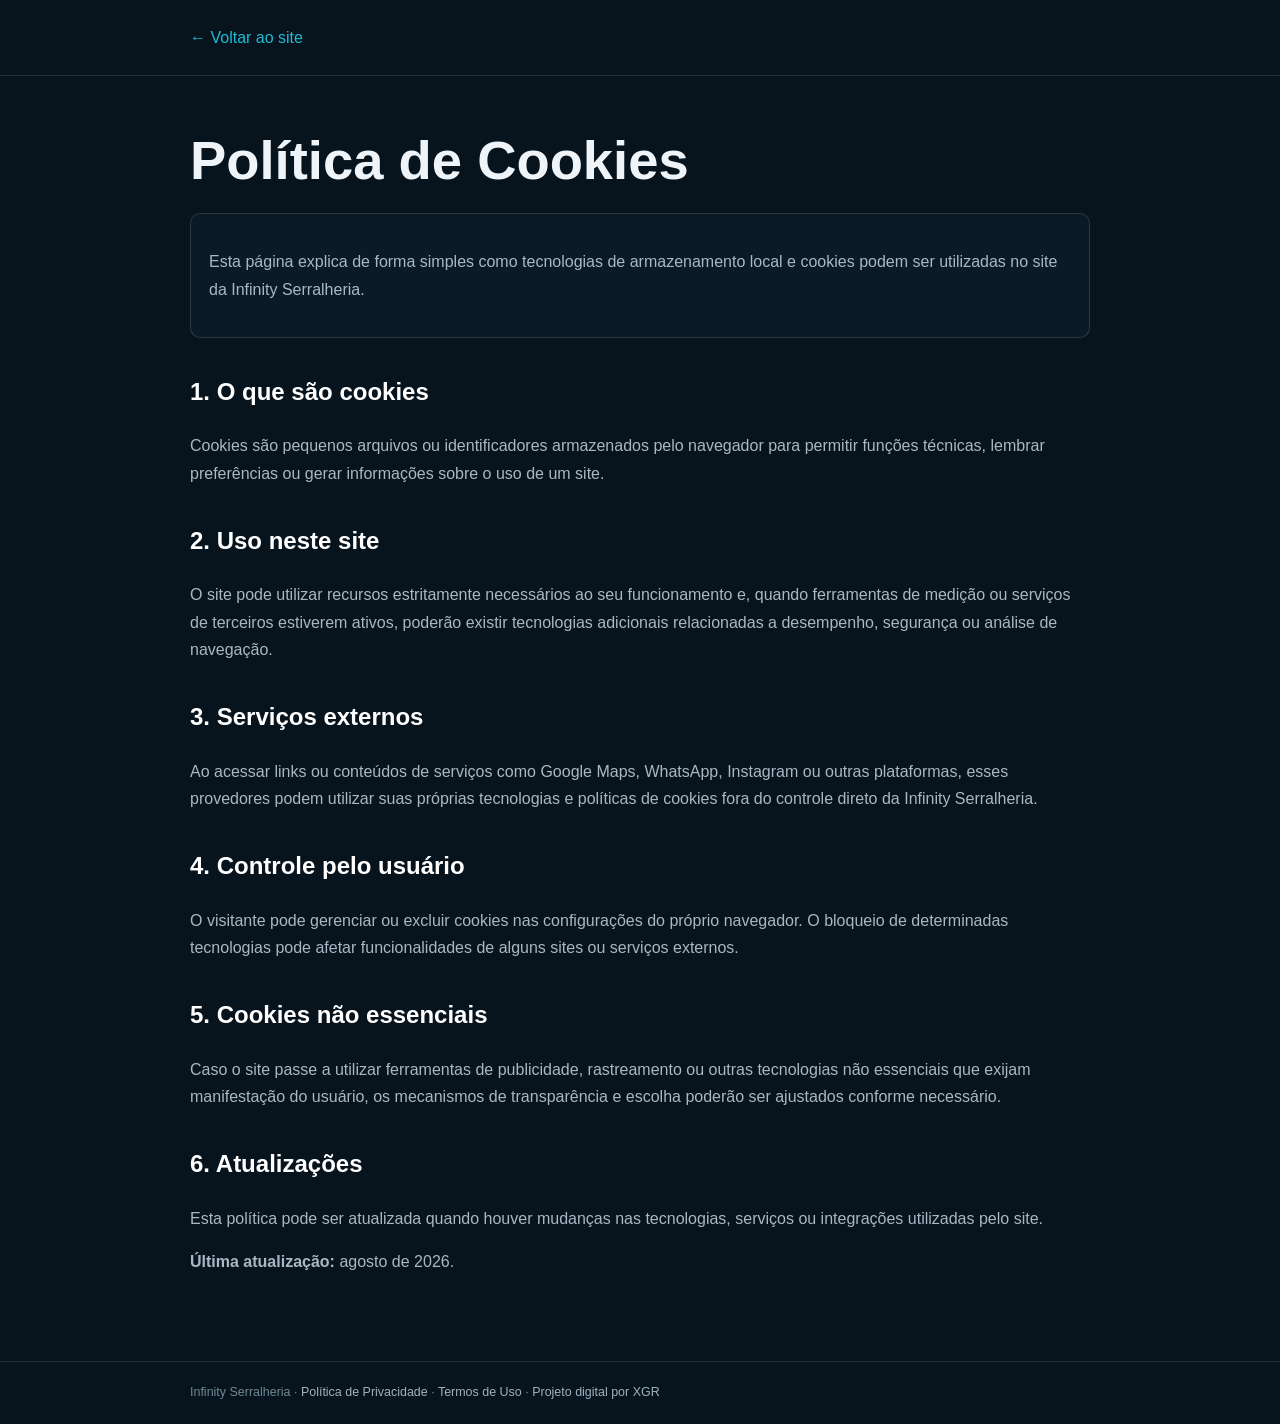
<file: politica-de-cookies.html>
<!DOCTYPE html>
<html lang="pt-BR">
<head>
  <meta charset="UTF-8"><meta name="viewport" content="width=device-width,initial-scale=1.0">
  <title>Política de Cookies | Infinity Serralheria</title>
  <meta name="robots" content="index,follow">
  <link rel="icon" href="assets/FaviconInfinity.png" type="image/png">
  <style>body{margin:0;background:#07131d;color:#eef4f8;font-family:Inter,Arial,sans-serif;line-height:1.7}.wrap{width:min(900px,calc(100% - 32px));margin:auto}.top{padding:24px 0;border-bottom:1px solid rgba(255,255,255,.12)}.top a{color:#1dbad4;text-decoration:none}.content{padding:56px 0 70px}.content h1{font-size:clamp(2.1rem,5vw,3.4rem);line-height:1.05;margin:0 0 24px}.content h2{margin-top:34px;color:#fff}.content p,.content li{color:#a9b8c4}.content a{color:#1dbad4}.box{padding:18px;border:1px solid rgba(255,255,255,.12);border-radius:10px;background:#0b1b26}.foot{padding:20px 0;border-top:1px solid rgba(255,255,255,.12);color:#728896;font-size:.78rem}.foot a{color:#9fb2c0;text-decoration:none}</style>
</head><body><div class="top"><div class="wrap"><a href="index.html">← Voltar ao site</a></div></div><main class="content"><div class="wrap"><h1>Política de Cookies</h1><div class="box"><p>Esta página explica de forma simples como tecnologias de armazenamento local e cookies podem ser utilizadas no site da Infinity Serralheria.</p></div><h2>1. O que são cookies</h2><p>Cookies são pequenos arquivos ou identificadores armazenados pelo navegador para permitir funções técnicas, lembrar preferências ou gerar informações sobre o uso de um site.</p><h2>2. Uso neste site</h2><p>O site pode utilizar recursos estritamente necessários ao seu funcionamento e, quando ferramentas de medição ou serviços de terceiros estiverem ativos, poderão existir tecnologias adicionais relacionadas a desempenho, segurança ou análise de navegação.</p><h2>3. Serviços externos</h2><p>Ao acessar links ou conteúdos de serviços como Google Maps, WhatsApp, Instagram ou outras plataformas, esses provedores podem utilizar suas próprias tecnologias e políticas de cookies fora do controle direto da Infinity Serralheria.</p><h2>4. Controle pelo usuário</h2><p>O visitante pode gerenciar ou excluir cookies nas configurações do próprio navegador. O bloqueio de determinadas tecnologias pode afetar funcionalidades de alguns sites ou serviços externos.</p><h2>5. Cookies não essenciais</h2><p>Caso o site passe a utilizar ferramentas de publicidade, rastreamento ou outras tecnologias não essenciais que exijam manifestação do usuário, os mecanismos de transparência e escolha poderão ser ajustados conforme necessário.</p><h2>6. Atualizações</h2><p>Esta política pode ser atualizada quando houver mudanças nas tecnologias, serviços ou integrações utilizadas pelo site.</p><p><strong>Última atualização:</strong> agosto de 2026.</p></div></main><footer class="foot"><div class="wrap">Infinity Serralheria · <a href="politica-de-privacidade.html">Política de Privacidade</a> · <a href="termos-de-uso.html">Termos de Uso</a> · <a href="https://xgreat.com.br" target="_blank" rel="noopener">Projeto digital por XGR</a></div></footer></body></html>
</file>
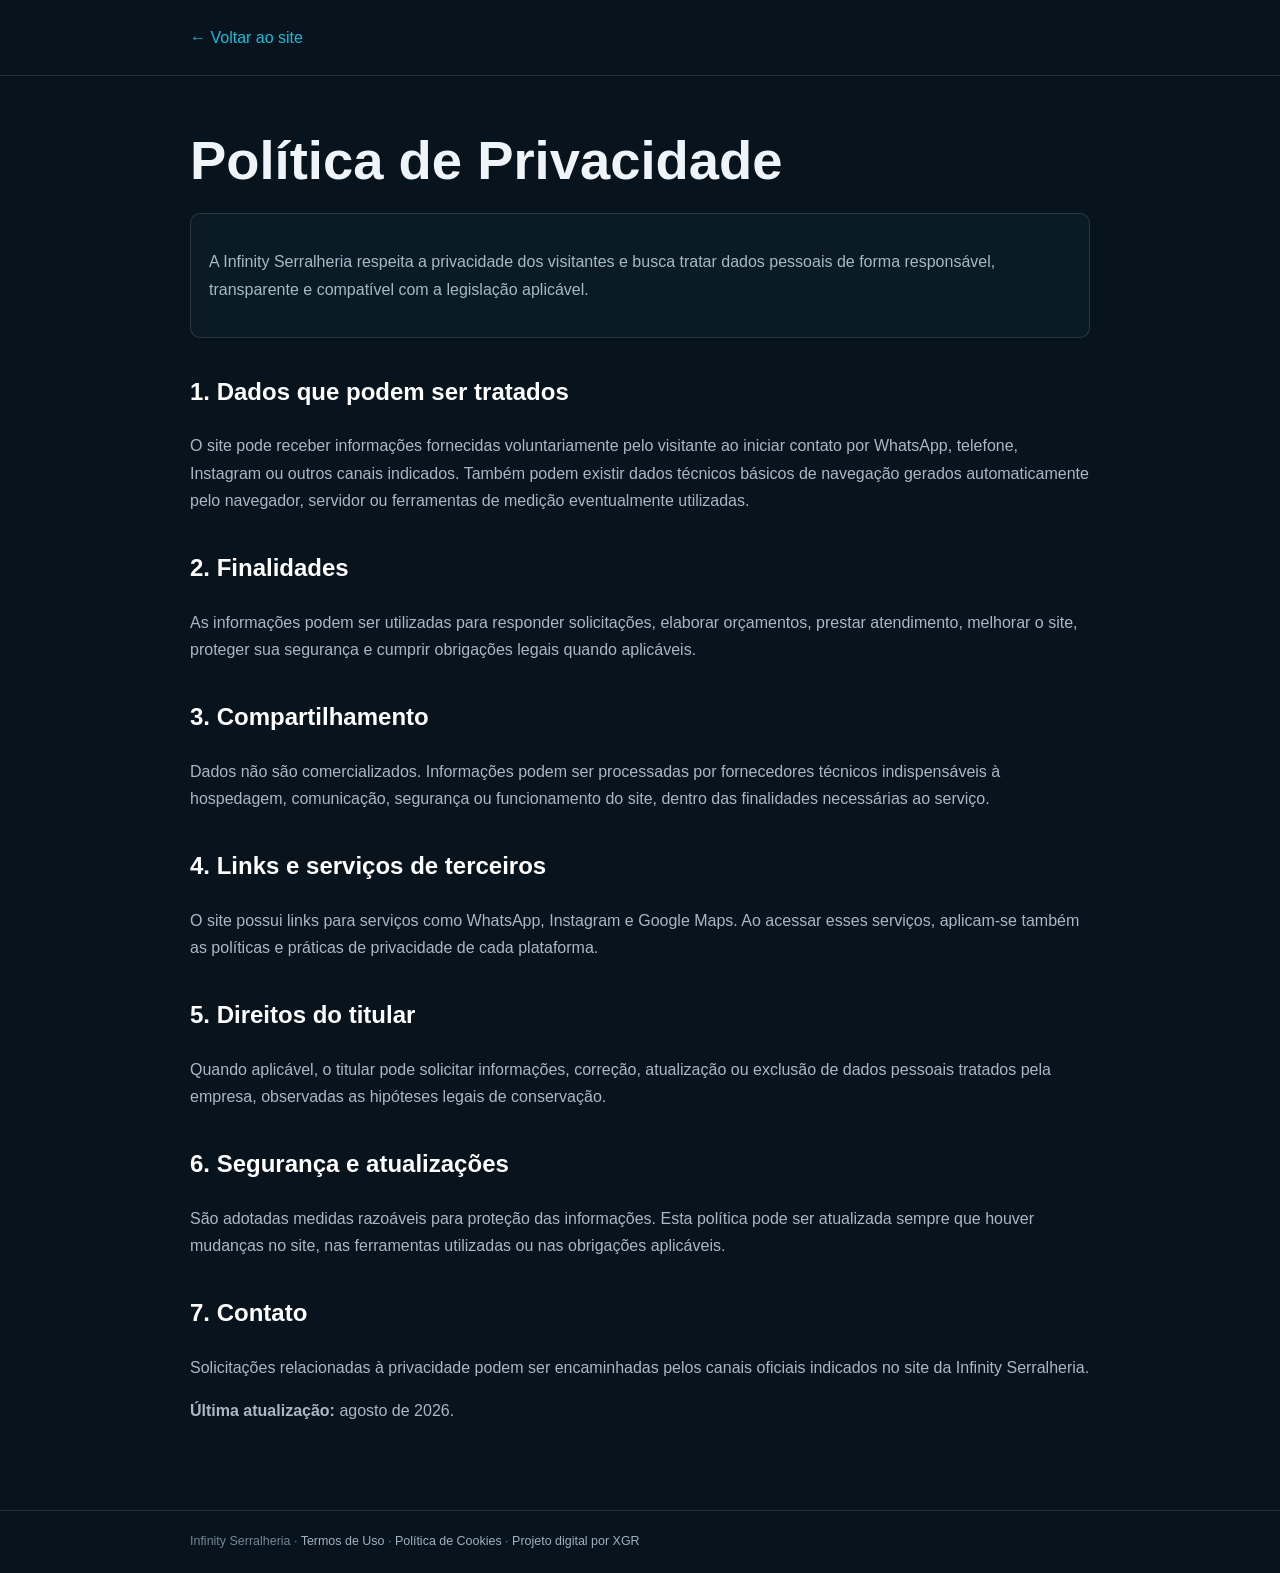
<file: politica-de-privacidade.html>
<!DOCTYPE html>
<html lang="pt-BR">
<head>
  <meta charset="UTF-8"><meta name="viewport" content="width=device-width,initial-scale=1.0">
  <title>Política de Privacidade | Infinity Serralheria</title>
  <meta name="robots" content="index,follow">
  <link rel="icon" href="assets/FaviconInfinity.png" type="image/png">
  <style>body{margin:0;background:#07131d;color:#eef4f8;font-family:Inter,Arial,sans-serif;line-height:1.7}.wrap{width:min(900px,calc(100% - 32px));margin:auto}.top{padding:24px 0;border-bottom:1px solid rgba(255,255,255,.12)}.top a{color:#1dbad4;text-decoration:none}.content{padding:56px 0 70px}.content h1{font-size:clamp(2.1rem,5vw,3.4rem);line-height:1.05;margin:0 0 24px}.content h2{margin-top:34px;color:#fff}.content p,.content li{color:#a9b8c4}.content a{color:#1dbad4}.box{padding:18px;border:1px solid rgba(255,255,255,.12);border-radius:10px;background:#0b1b26}.foot{padding:20px 0;border-top:1px solid rgba(255,255,255,.12);color:#728896;font-size:.78rem}.foot a{color:#9fb2c0;text-decoration:none}</style>
</head><body><div class="top"><div class="wrap"><a href="index.html">← Voltar ao site</a></div></div><main class="content"><div class="wrap"><h1>Política de Privacidade</h1><div class="box"><p>A Infinity Serralheria respeita a privacidade dos visitantes e busca tratar dados pessoais de forma responsável, transparente e compatível com a legislação aplicável.</p></div><h2>1. Dados que podem ser tratados</h2><p>O site pode receber informações fornecidas voluntariamente pelo visitante ao iniciar contato por WhatsApp, telefone, Instagram ou outros canais indicados. Também podem existir dados técnicos básicos de navegação gerados automaticamente pelo navegador, servidor ou ferramentas de medição eventualmente utilizadas.</p><h2>2. Finalidades</h2><p>As informações podem ser utilizadas para responder solicitações, elaborar orçamentos, prestar atendimento, melhorar o site, proteger sua segurança e cumprir obrigações legais quando aplicáveis.</p><h2>3. Compartilhamento</h2><p>Dados não são comercializados. Informações podem ser processadas por fornecedores técnicos indispensáveis à hospedagem, comunicação, segurança ou funcionamento do site, dentro das finalidades necessárias ao serviço.</p><h2>4. Links e serviços de terceiros</h2><p>O site possui links para serviços como WhatsApp, Instagram e Google Maps. Ao acessar esses serviços, aplicam-se também as políticas e práticas de privacidade de cada plataforma.</p><h2>5. Direitos do titular</h2><p>Quando aplicável, o titular pode solicitar informações, correção, atualização ou exclusão de dados pessoais tratados pela empresa, observadas as hipóteses legais de conservação.</p><h2>6. Segurança e atualizações</h2><p>São adotadas medidas razoáveis para proteção das informações. Esta política pode ser atualizada sempre que houver mudanças no site, nas ferramentas utilizadas ou nas obrigações aplicáveis.</p><h2>7. Contato</h2><p>Solicitações relacionadas à privacidade podem ser encaminhadas pelos canais oficiais indicados no site da Infinity Serralheria.</p><p><strong>Última atualização:</strong> agosto de 2026.</p></div></main><footer class="foot"><div class="wrap">Infinity Serralheria · <a href="termos-de-uso.html">Termos de Uso</a> · <a href="politica-de-cookies.html">Política de Cookies</a> · <a href="https://xgreat.com.br" target="_blank" rel="noopener">Projeto digital por XGR</a></div></footer></body></html>
</file>
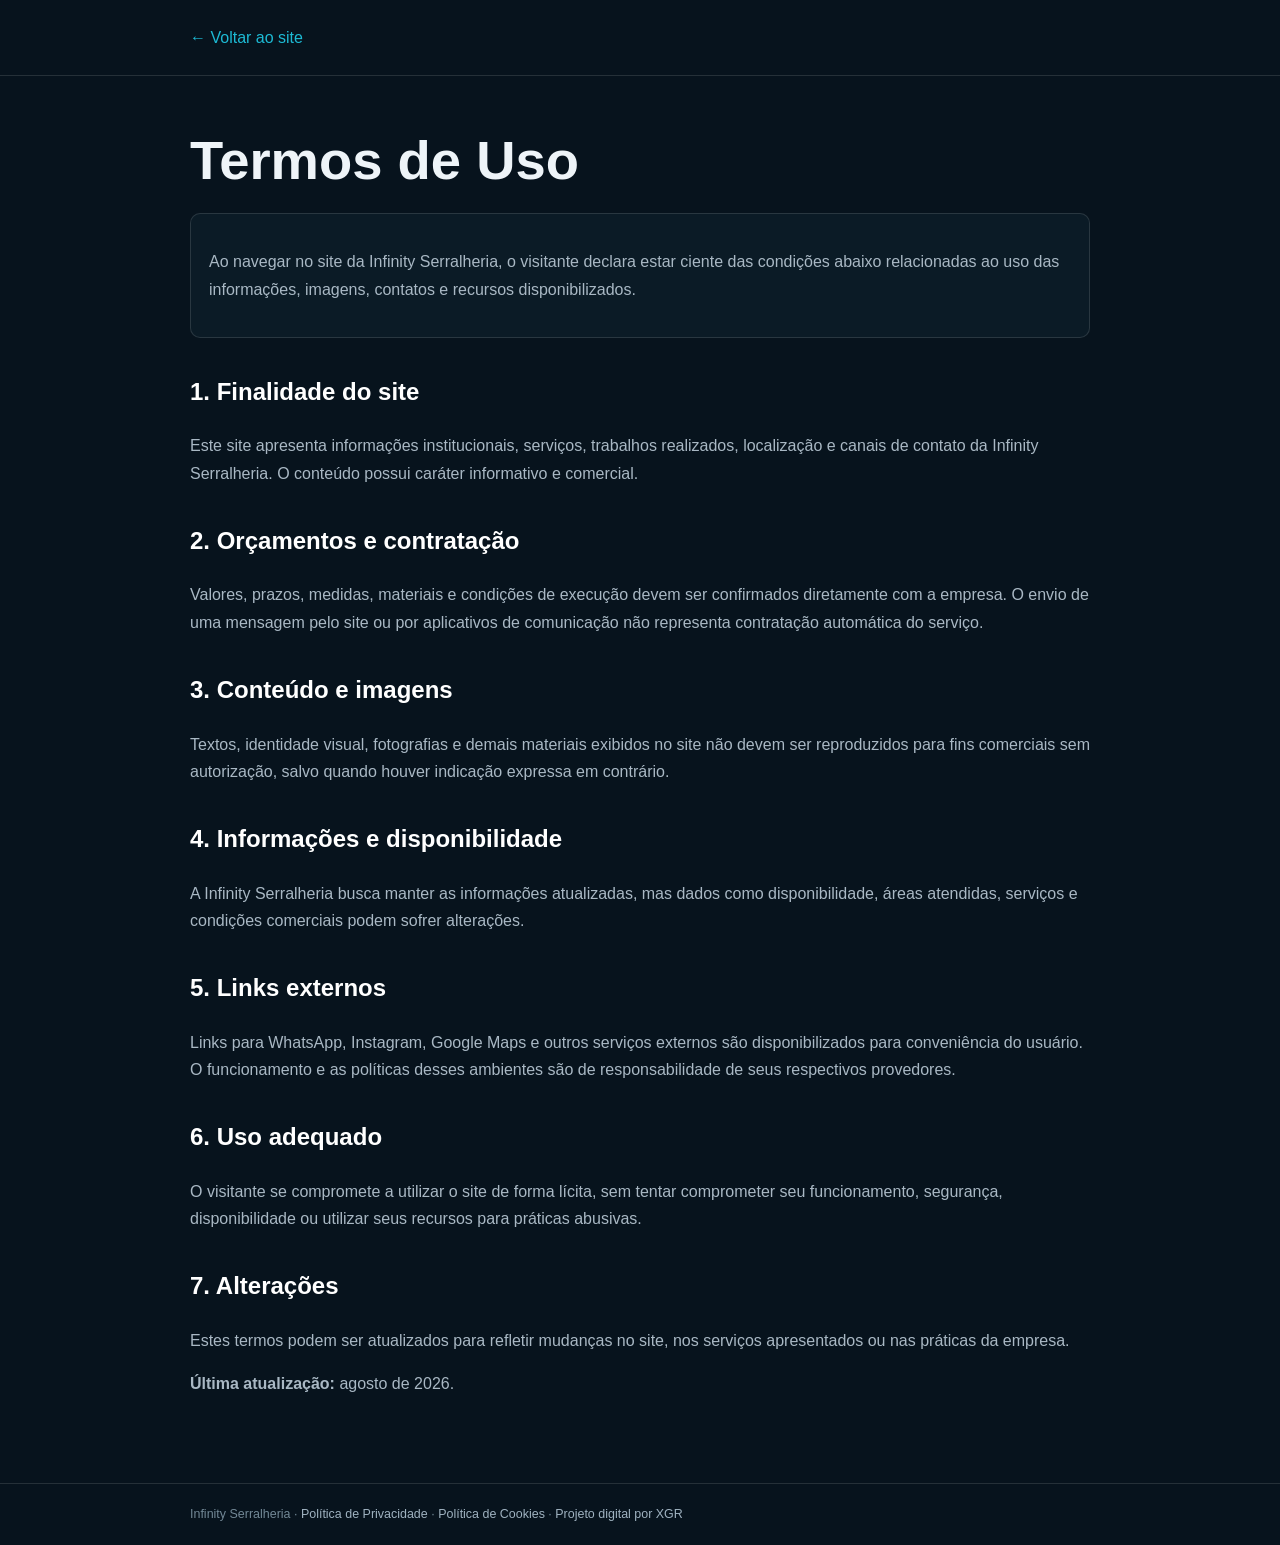
<file: termos-de-uso.html>
<!DOCTYPE html>
<html lang="pt-BR">
<head>
  <meta charset="UTF-8"><meta name="viewport" content="width=device-width,initial-scale=1.0">
  <title>Termos de Uso | Infinity Serralheria</title>
  <meta name="robots" content="index,follow">
  <link rel="icon" href="assets/FaviconInfinity.png" type="image/png">
  <style>body{margin:0;background:#07131d;color:#eef4f8;font-family:Inter,Arial,sans-serif;line-height:1.7}.wrap{width:min(900px,calc(100% - 32px));margin:auto}.top{padding:24px 0;border-bottom:1px solid rgba(255,255,255,.12)}.top a{color:#1dbad4;text-decoration:none}.content{padding:56px 0 70px}.content h1{font-size:clamp(2.1rem,5vw,3.4rem);line-height:1.05;margin:0 0 24px}.content h2{margin-top:34px;color:#fff}.content p,.content li{color:#a9b8c4}.content a{color:#1dbad4}.box{padding:18px;border:1px solid rgba(255,255,255,.12);border-radius:10px;background:#0b1b26}.foot{padding:20px 0;border-top:1px solid rgba(255,255,255,.12);color:#728896;font-size:.78rem}.foot a{color:#9fb2c0;text-decoration:none}</style>
</head><body><div class="top"><div class="wrap"><a href="index.html">← Voltar ao site</a></div></div><main class="content"><div class="wrap"><h1>Termos de Uso</h1><div class="box"><p>Ao navegar no site da Infinity Serralheria, o visitante declara estar ciente das condições abaixo relacionadas ao uso das informações, imagens, contatos e recursos disponibilizados.</p></div><h2>1. Finalidade do site</h2><p>Este site apresenta informações institucionais, serviços, trabalhos realizados, localização e canais de contato da Infinity Serralheria. O conteúdo possui caráter informativo e comercial.</p><h2>2. Orçamentos e contratação</h2><p>Valores, prazos, medidas, materiais e condições de execução devem ser confirmados diretamente com a empresa. O envio de uma mensagem pelo site ou por aplicativos de comunicação não representa contratação automática do serviço.</p><h2>3. Conteúdo e imagens</h2><p>Textos, identidade visual, fotografias e demais materiais exibidos no site não devem ser reproduzidos para fins comerciais sem autorização, salvo quando houver indicação expressa em contrário.</p><h2>4. Informações e disponibilidade</h2><p>A Infinity Serralheria busca manter as informações atualizadas, mas dados como disponibilidade, áreas atendidas, serviços e condições comerciais podem sofrer alterações.</p><h2>5. Links externos</h2><p>Links para WhatsApp, Instagram, Google Maps e outros serviços externos são disponibilizados para conveniência do usuário. O funcionamento e as políticas desses ambientes são de responsabilidade de seus respectivos provedores.</p><h2>6. Uso adequado</h2><p>O visitante se compromete a utilizar o site de forma lícita, sem tentar comprometer seu funcionamento, segurança, disponibilidade ou utilizar seus recursos para práticas abusivas.</p><h2>7. Alterações</h2><p>Estes termos podem ser atualizados para refletir mudanças no site, nos serviços apresentados ou nas práticas da empresa.</p><p><strong>Última atualização:</strong> agosto de 2026.</p></div></main><footer class="foot"><div class="wrap">Infinity Serralheria · <a href="politica-de-privacidade.html">Política de Privacidade</a> · <a href="politica-de-cookies.html">Política de Cookies</a> · <a href="https://xgreat.com.br" target="_blank" rel="noopener">Projeto digital por XGR</a></div></footer></body></html>
</file>
<file: styles.css>
/* Infinity — one stylesheet for layout, components and responsive behavior. */
:root {
  --bg: #07131d;
  --bg-deep: #040d14;
  --surface: #0d202c;
  --surface-2: #102735;
  --text: #f5f7fa;
  --muted: #afbfcb;
  --line: rgba(255,255,255,.14);
  --blue: #279bff;
  --blue-strong: #0868c5;
  --cyan: #72d5ea;
  --green: #147c44;
  --container: 1440px;
  --radius: 12px;
  --shadow: 0 18px 48px rgba(0,0,0,.22);
}
* { box-sizing: border-box; margin: 0; padding: 0; }
html { scroll-behavior: smooth; scroll-padding-top: 100px; }
body { min-width: 320px; background: var(--bg); color: var(--text); font: 1rem/1.6 Inter,ui-sans-serif,system-ui,-apple-system,BlinkMacSystemFont,"Segoe UI",sans-serif; }
body.menu-open, body.lightbox-open { overflow: hidden; }
a { color: inherit; text-decoration: none; }
img,video { display: block; width: 100%; max-width: 100%; height: auto; }
button { color: inherit; font: inherit; cursor: pointer; }
a,button { -webkit-tap-highlight-color: transparent; }
svg { display: block; }
:focus-visible { outline: 3px solid var(--cyan); outline-offset: 5px; }
.container { width: min(calc(100% - 80px),var(--container)); margin-inline: auto; }
.skip-link { position: fixed; top: -100px; left: 16px; z-index: 2000; padding: 10px 16px; color: #07131d; background: white; }
.skip-link:focus { top: 12px; }
/* Navigation */
.site-header { position: sticky; top: 0; z-index: 1000; border-bottom: 1px solid var(--line); background: rgba(4,13,20,.97); backdrop-filter: blur(14px); }
.header-inner { min-height: 88px; display: flex; align-items: center; justify-content: space-between; gap: 28px; }
.brand { display: inline-flex; flex-shrink: 0; }
.brand-crop { display: flex; align-items: center; width: 172px; height: 66px; }
.brand-crop img { width: 100%; height: 100%; object-fit: contain; }
.main-nav { display: flex; align-items: center; gap: clamp(18px,2.2vw,36px); }
.main-nav a { padding-block: 14px; color: #d4e0e9; font-size: .9rem; font-weight: 650; transition: color .2s; }
.main-nav a:hover { color: var(--cyan); }
.menu-toggle { display: none; width: 44px; height: 44px; flex-shrink: 0; border: 1px solid var(--line); border-radius: 7px; background: var(--surface); }
.menu-toggle span { display: block; width: 20px; height: 2px; margin: 5px auto; background: white; transition: transform .2s,opacity .2s; }
.btn { display: inline-flex; min-height: 48px; padding: 13px 22px; align-items: center; justify-content: center; gap: 10px; border: 1px solid transparent; border-radius: 7px; font-size: .9rem; font-weight: 750; line-height: 1.25; text-align: center; transition: background .2s,transform .2s,border-color .2s; }
.btn:hover { transform: translateY(-2px); }
.btn img { width: 20px; height: 20px; object-fit: contain; filter: brightness(0) invert(1); }
.btn-primary,.btn-header { background: var(--blue-strong); color: white; }
.btn-primary:hover,.btn-header:hover { background: #075aab; }
.btn-ghost { border-color: #6e8393; background: rgba(4,13,20,.25); color: white; }
.btn-ghost:hover { border-color: var(--cyan); background: var(--surface-2); }
/* Hero: existing photograph, full-width composition with aligned content. */
.hero { position: relative; background: #040d14; }
.hero-inner.container { position: relative; display: flex; align-items: center; width: 100%; min-height: 610px; background: linear-gradient(90deg,#040d14 0%,rgba(4,13,20,.97) 30%,rgba(4,13,20,.75) 48%,rgba(4,13,20,.04) 78%),url('assets/hero-portao.webp') 85% 53%/cover no-repeat; }
.hero-inner::after { content: ''; position: absolute; inset: auto 0 0; height: 70px; background: linear-gradient(transparent,var(--bg)); pointer-events: none; }
.hero-content { position: relative; z-index: 1; width: min(660px,51%); margin-left: max(40px,calc((100% - var(--container))/2)); padding: 70px 0 80px; }
.eyebrow,.hero-kicker { display: inline-block; margin-bottom: 15px; color: var(--cyan); font-size: .73rem; font-weight: 750; letter-spacing: .14em; text-transform: uppercase; }
.hero h1 { margin-bottom: 25px; font-size: clamp(3.7rem,5.5vw,6.1rem); line-height: .96; letter-spacing: -.06em; }
.hero h1 span { display: block; color: var(--blue); }
.hero h2 { max-width: 560px; margin-bottom: 17px; font-size: clamp(1.2rem,1.75vw,1.65rem); font-weight: 450; line-height: 1.4; }
.hero h2 strong { font-weight: 700; }
.hero-content > p { max-width: 540px; color: #c3d0da; font-size: 1rem; }
.hero-actions { display: flex; flex-wrap: wrap; gap: 12px; margin-top: 28px; }
/* Section hierarchy */
.section { padding-block: 88px; }
.section-heading { max-width: 800px; margin: 0 auto 38px; text-align: center; }
.section-heading-left { display: grid; grid-template-columns: 1.3fr 1fr; align-items: end; gap: 70px; max-width: none; text-align: left; }
h2 { color: white; font-size: clamp(2rem,3.3vw,3.35rem); line-height: 1.13; font-weight: 700; letter-spacing: -.04em; }
.section-heading p,.location-content > p,.video-copy-block > p { color: var(--muted); }
.section-heading > p { margin-top: 14px; }
.section-note { margin-top: 24px; color: var(--muted); font-size: .85rem; }
/* Three main services */
.services { background: var(--bg); padding-top: 56px; }
.services-grid { display: grid; grid-template-columns: repeat(3,minmax(0,1fr)); gap: 24px; }
.service-card { display: flex; flex-direction: column; min-width: 0; overflow: hidden; border: 1px solid var(--line); border-radius: var(--radius); background: var(--surface); transition: transform .25s,border-color .25s; }
.service-card:hover { transform: translateY(-5px); border-color: var(--blue); }
.service-photo { position: relative; aspect-ratio: 16/11; overflow: hidden; background: var(--surface-2); }
.service-photo img { height: 100%; object-fit: cover; object-position: center; transition: transform .4s; }
.service-photo-gates img { object-position: 50% 53%; }
.service-card:hover .service-photo img { transform: scale(1.035); }
.service-photo-maintenance img { object-position: 50% 22%; }
.service-body { display: flex; flex: 1; flex-direction: column; align-items: flex-start; padding: clamp(20px,2.2vw,32px); }
.service-number { margin-bottom: 12px; color: var(--cyan); font-size: .69rem; font-weight: 700; letter-spacing: .1em; text-transform: uppercase; }
.service-body h3 { margin-bottom: 12px; font-size: clamp(1.3rem,1.7vw,1.8rem); line-height: 1.2; letter-spacing: -.025em; }
.service-body p { margin-bottom: 25px; color: var(--muted); font-size: .93rem; }
.service-link { display: flex; justify-content: space-between; align-self: stretch; gap: 14px; margin-top: auto; padding-top: 18px; border-top: 1px solid var(--line); font-size: .86rem; font-weight: 700; }
.service-link > span { color: var(--cyan); font-size: 1.2rem; }
/* Catalog photographs and dialog */
.catalog { border-top: 1px solid var(--line); background: #0a1a25; }
.catalog-grid { display: grid; grid-template-columns: repeat(4,minmax(0,1fr)); gap: 22px; }
.catalog-card { min-width: 0; }
.catalog-photo { position: relative; display: block; width: 100%; overflow: hidden; aspect-ratio: 3/2; border: 1px solid var(--line); border-radius: 10px; background: var(--bg-deep); }
.catalog-photo img { height: 100%; object-fit: cover; transition: transform .35s; }
.catalog-photo:hover img { transform: scale(1.035); }
.catalog-photo > span { position: absolute; right: 12px; bottom: 12px; padding: 6px 11px; border: 1px solid var(--line); border-radius: 4px; background: rgba(4,13,20,.9); font-size: .72rem; }
.catalog-photo > .model-code { top: 12px; left: 12px; right: auto; bottom: auto; font-size: .78rem; font-weight: 750; letter-spacing: .08em; line-height: 1.3; }
.catalog-body { padding-top: 6px; }
.text-link { display: inline-flex; align-items: center; gap: 14px; margin-top: 16px; color: var(--cyan); font-size: .9rem; font-weight: 700; }
.text-link:hover { text-decoration: underline; text-underline-offset: 5px; }
.catalog-body .text-link { margin-top: 7px; font-size: .85rem; }
.catalog-more { margin-top: 32px; }
.catalog-toggle { display: flex; width: fit-content; margin-inline: auto; cursor: pointer; list-style: none; }
.catalog-toggle::-webkit-details-marker { display: none; }
.catalog-toggle::after { content: ''; width: 7px; height: 7px; margin: 0 2px 4px; border: solid currentColor; border-width: 0 2px 2px 0; transform: rotate(45deg); }
.catalog-more[open] > .catalog-toggle::after { margin: 4px 2px 0; transform: rotate(225deg); }
.catalog-toggle-less,.catalog-more[open] > .catalog-toggle .catalog-toggle-more { display: none; }
.catalog-more[open] > .catalog-toggle .catalog-toggle-less { display: inline; }
.catalog-more > .catalog-grid { margin-top: 24px; }
.catalog-cta { display: flex; flex-wrap: wrap; align-items: center; justify-content: center; gap: 14px 22px; margin-top: 28px; padding-top: 22px; border-top: 1px solid var(--line); text-align: center; }
.catalog-cta p { color: var(--muted); font-size: .93rem; }
/* Automatization and manufacturer marks */
.automation-layout { display: grid; grid-template-columns: 1fr 1fr; gap: clamp(36px,6vw,100px); align-items: center; }
.automation-image { overflow: hidden; border-radius: var(--radius); border: 1px solid var(--line); }
.automation-image img { aspect-ratio: 1/1; object-fit: cover; }
.automation-copy > p { max-width: 540px; margin-top: 23px; color: var(--muted); }
.detail-list { display: grid; gap: 8px; margin: 22px 0 28px; list-style: none; color: #d8e4ed; font-size: .93rem; }
.detail-list li::before { content: '✓'; margin-right: 12px; color: var(--cyan); }
.brand-label { font-size: .73rem; color: var(--muted); }
.brand-grid { display: grid; grid-template-columns: repeat(4,minmax(0,1fr)); align-items: center; gap: 10px; margin: 12px 0 26px; padding: 17px; border-radius: 7px; background: white; list-style: none; }
.brand-grid li { display: flex; align-items: center; justify-content: center; height: 45px; }
.brand-grid img { width: auto; max-width: 100%; height: auto; max-height: 40px; object-fit: contain; }
.brands-strip { border-block: 1px solid var(--line); background: #0d202c; }
.brands-inner { padding-block: 10px; }
.brands-window { min-width: 0; overflow: hidden; padding: 6px 0; background: #fff; border-radius: 6px; }
.brands-track { display: flex; width: max-content; animation: brands-flow 36s linear infinite; }
.brands-group { display: flex; flex: 0 0 auto; align-items: center; gap: 128px; padding-right: 128px; }
.brands-group img { width: auto; height: auto; max-height: 24px; max-width: 88px; object-fit: contain; }
.brands-window:hover .brands-track,.brands-window:focus-within .brands-track { animation-play-state: paused; }
@keyframes brands-flow { to { transform: translateX(-33.333333%); } }
/* Maintenance keeps a deliberate illustration until the client supplies a photograph. */
.maintenance { background: #0b1e2b; }
.maintenance-layout { display: grid; grid-template-columns: 1.05fr 1fr; gap: 100px; align-items: center; }
.maintenance-layout p { margin-top: 20px; max-width: 580px; color: var(--muted); }
.maintenance-layout .btn { margin-top: 26px; }
.maintenance-list { list-style: none; }
.maintenance-list li { display: flex; gap: 24px; padding: 24px 0; border-bottom: 1px solid var(--line); }
.maintenance-list li:first-child { border-top: 1px solid var(--line); }
.maintenance-list li > span { padding-top: 2px; color: var(--cyan); font-size: .85rem; }
.maintenance-list h3 { font-size: 1.1rem; }
.maintenance-list p { margin-top: 6px; font-size: .9rem; }
/* Existing real-project gallery */
.projects { background: var(--bg); }
.project-grid { display: grid; grid-template-columns: repeat(3,minmax(0,1fr)); gap: 22px; }
.project-item { position: relative; overflow: hidden; aspect-ratio: 4/3; border: 1px solid var(--line); border-radius: 10px; background: var(--bg-deep); }
.project-item img { height: 100%; object-fit: cover; transition: transform .35s; }
.project-item:hover img { transform: scale(1.035); }
.project-item::after { content: ''; position: absolute; inset: 40% 0 0; background: linear-gradient(transparent,rgba(3,10,16,.92)); }
.project-item span { position: absolute; left: 22px; bottom: 20px; z-index: 1; font-size: .96rem; font-weight: 650; text-align: left; }
.project-item img[src*='N1'] { object-position: 50% 58%; }
.project-item img[src*='N2'],.project-item img[src*='N3'] { object-position: 50% 42%; }
.lightbox { width: min(94vw,1100px); max-width: 94vw; max-height: 92dvh; margin: auto; padding: 0; overflow: visible; border: 1px solid var(--line); border-radius: 10px; background: #02070b; box-shadow: var(--shadow); }
.lightbox::backdrop { background: rgba(0,0,0,.9); }
.lightbox img { width: 100%; height: auto; max-height: 86dvh; object-fit: contain; border-radius: 10px; }
.lightbox-close { position: absolute; top: 8px; right: 8px; z-index: 2; width: 44px; height: 44px; border: 1px solid #8198a9; border-radius: 50%; background: #07131d; color: white; font-size: 1.6rem; }
/* Videos: existing clips retained, controls stay available to pause playback. */
.work-video { border-block: 1px solid var(--line); background: #0a1b27; }
.video-layout { display: block; }
.video-copy-block { max-width: 790px; margin-bottom: 36px; }
.video-copy-block > p { margin-top: 20px; }
.video-points { display: flex; flex-wrap: wrap; gap: 20px; margin-top: 18px; list-style: none; color: #c9d8e2; font-size: .8rem; }
.video-points li::before { content: '✓'; margin-right: 8px; color: var(--cyan); }
.video-showcase { display: grid; grid-template-columns: repeat(4,minmax(0,1fr)); gap: 20px; }
.video-card { overflow: hidden; border: 1px solid var(--line); border-radius: 10px; background: var(--surface); }
.video-card video { aspect-ratio: 3/4; width: 100%; height: auto; background: #02070b; object-fit: contain; }
.video-card > div { display: grid; gap: 6px; padding: 20px; }
.video-card strong { font-size: .96rem; line-height: 1.35; }
.video-card span { color: var(--muted); font-size: .8rem; }
/* About, location and contact, retaining the original content. */
.benefits { background: var(--bg); }
.benefits-grid { display: grid; grid-template-columns: repeat(3,minmax(0,1fr)); border-block: 1px solid var(--line); }
.benefits-grid article { padding: 35px; border-right: 1px solid var(--line); text-align: center; }
.benefits-grid article:last-child { border-right: 0; }
.benefit-number { display: none; }
.benefit-icon { display: grid; place-items: center; margin: 0 auto 20px; }
.benefit-icon svg { width: 44px; height: 44px; fill: none; stroke: var(--blue); stroke-width: 1.7; stroke-linecap: round; stroke-linejoin: round; }
.benefits-grid h3 { margin-bottom: 12px; font-size: 1.1rem; }
.benefits-grid p { color: var(--muted); font-size: .93rem; }
.location-section { padding-block: 88px; border-top: 1px solid var(--line); background: #0b1e2b; }
.location-grid { display: grid; grid-template-columns: .9fr 1.1fr; gap: 70px; align-items: center; }
.location-content > p { margin-top: 20px; }
.location-card { display: flex; align-items: center; gap: 15px; margin-top: 28px; padding: 20px; border: 1px solid var(--line); border-radius: 8px; }
.location-card img { width: 36px; height: 36px; object-fit: contain; }
.location-card strong,.location-card span { display: block; }
.location-card span { color: var(--muted); font-size: .9rem; }
.map-frame { height: 420px; overflow: hidden; border: 1px solid var(--line); border-radius: 10px; }
.map-frame iframe { width: 100%; height: 100%; border: 0; }
.cta-section { padding-block: 80px; background: var(--bg); }
.cta-box { display: grid; grid-template-columns: 1.2fr 1fr; align-items: center; gap: 60px; padding: 48px; border: 1px solid #295570; border-radius: 14px; background: #0d2638; }
.cta-copy h2 { max-width: 700px; }
.cta-copy h2 span { color: #70c2ff; }
.cta-copy > p { margin-top: 20px; color: var(--muted); }
.cta-actions { display: flex; flex-wrap: wrap; gap: 12px; margin-top: 26px; }
.contact-panel { overflow: hidden; border: 1px solid var(--line); border-radius: 10px; background: rgba(0,0,0,.15); font-style: normal; }
.contact-panel > a { display: grid; grid-template-columns: 34px minmax(0,1fr); align-items: center; gap: 15px; padding: 21px; border-bottom: 1px solid var(--line); }
.contact-panel > a:last-child { border: 0; }
.contact-panel > a:hover { background: rgba(255,255,255,.04); }
.contact-icon img { width: 30px; height: 30px; object-fit: contain; }
.contact-panel strong,.contact-panel small { display: block; }
.contact-panel strong { font-size: .9rem; }
.contact-panel small { color: var(--muted); font-size: .8rem; overflow-wrap: anywhere; }
/* Static footer and persistent contact */
.site-footer { padding: 0; border-top: 1px solid var(--line); background: #030b11; }
.footer-pro-grid { display: grid; grid-template-columns: 1.4fr 1fr .8fr; gap: 60px; padding-block: 45px; }
.footer-pro-logo { display: inline-block; width: 170px; margin-bottom: 18px; }
.footer-pro-brand p { max-width: 390px; color: var(--muted); font-size: .85rem; }
.footer-pro-col { display: flex; flex-direction: column; align-items: flex-start; gap: 12px; }
.footer-pro-col strong { margin-bottom: 6px; font-size: .9rem; }
.footer-pro-col a { color: var(--muted); font-size: .82rem; }
.footer-pro-col a:hover { color: var(--cyan); }
.footer-pro-bottom { display: flex; justify-content: space-between; align-items: center; gap: 25px; padding-block: 20px; border-top: 1px solid var(--line); color: var(--muted); font-size: .75rem; }
.footer-pro-bottom a { font-weight: 750; }
.floating-whatsapp { display: grid; place-items: center; position: fixed; bottom: 20px; right: 20px; z-index: 900; width: 56px; height: 56px; border: 2px solid #9bc5ab; border-radius: 50%; background: var(--green); box-shadow: var(--shadow); transition: transform .2s; }
.floating-whatsapp img { width: 32px; height: 32px; object-fit: contain; filter: brightness(0) invert(1); }
.floating-whatsapp span { display: none; }
.floating-whatsapp:hover { transform: translateY(-3px); }
.back-to-top { display: grid; place-items: center; position: fixed; left: 50%; bottom: 20px; z-index: 880; width: 44px; height: 44px; border: 1px solid #728c9e; border-radius: 50%; background: #07131d; opacity: 0; visibility: hidden; transform: translate(-50%,12px); transition: transform .2s,opacity .2s; }
.back-to-top.visible { opacity: 1; visibility: visible; transform: translate(-50%,0); }
/* Tablet */
@media (max-width: 1180px) {
 .header-inner { gap: 20px; }
 .brand-crop { width: 145px; }
 .main-nav { gap: 18px; }
 .btn-header { padding-inline: 14px; font-size: .8rem; }
 .automation-layout,.maintenance-layout,.location-grid { gap: 40px; }
 .catalog-grid { gap: 16px; }
 .cta-box { gap: 35px; padding: 35px; }
}
@media (max-width: 1020px) {
 .container { width: min(calc(100% - 48px),var(--container)); }
 .header-inner { min-height: 76px; gap: 18px; }
 .brand-crop { width: 155px; height: 58px; }
 .btn-header { margin-left: auto; }
 .menu-toggle { display: block; order: 3; }
 .main-nav { position: absolute; inset: 76px 0 auto; display: none; gap: 0; padding: 12px 24px 22px; border-bottom: 1px solid var(--line); background: #040d14; }
 .main-nav.open { display: grid; }
 .main-nav a { padding: 14px 4px; border-bottom: 1px solid var(--line); }
 .menu-toggle[aria-expanded=true] span:nth-child(1) { transform: translateY(7px) rotate(45deg); }
 .menu-toggle[aria-expanded=true] span:nth-child(2) { opacity: 0; }
 .menu-toggle[aria-expanded=true] span:nth-child(3) { transform: translateY(-7px) rotate(-45deg); }
 .hero-content { margin-left: 24px; width: 56%; }
 .hero h1 { font-size: clamp(3.2rem,6.5vw,4.7rem); }
 .hero-inner.container { min-height: 570px; }
 .section { padding-block: 65px; }
 .services-grid { gap: 16px; }
 .service-body { padding: 20px; }
 .service-body h3 { font-size: 1.25rem; }
 .service-body p { font-size: .87rem; }
 .service-link { font-size: .78rem; }
 .section-heading-left { gap: 35px; }
 .catalog-grid { grid-template-columns: repeat(2,minmax(0,1fr)); gap: 30px 22px; }
 .automation-layout { grid-template-columns: .85fr 1fr; gap: 30px; }
 .brand-grid { gap: 12px; padding: 12px; }
 .project-grid { gap: 16px; }
 .project-item span { left: 15px; bottom: 14px; font-size: .85rem; }
 .video-showcase { grid-template-columns: repeat(2,minmax(0,1fr)); }
 .video-card video { aspect-ratio: 1/1; }
 .benefits-grid article { padding: 28px 20px; }
 .location-grid,.cta-box { grid-template-columns: 1fr; gap: 35px; }
 .footer-pro-grid { gap: 30px; }
}
/* Mobile */
@media (max-width: 720px) {
 html { scroll-padding-top: 90px; }
 .container { width: calc(100% - 36px); }
 .header-inner { min-height: 70px; gap: 12px; }
 .brand-crop { width: 128px; height: 56px; }
 .btn-header { display: none; }
 .main-nav { top: 70px; }
 .hero-inner.container { min-height: 680px; align-items: flex-end; background: #040d14; }
 .hero-inner::before { content: ''; position: absolute; inset: 0 0 auto; height: 330px; background: linear-gradient(180deg,rgba(4,13,20,.04) 30%,#040d14 100%),url('assets/Fachadamoderna.png') 50% 52%/cover no-repeat; }
 .hero-content { width: 100%; margin: 0; padding: 245px 18px 40px; }
 .hero-kicker { max-width: 32ch; font-size: .65rem; }
 .hero h1 { font-size: clamp(3rem,13vw,4.5rem); margin-bottom: 20px; }
 .hero h2 { max-width: 540px; font-size: 1.18rem; }
 .hero-content > p { font-size: .9rem; max-width: 520px; }
 .hero-actions { display: grid; grid-template-columns: 1.3fr 1fr; gap: 10px; margin-top: 24px; }
 .hero-actions .btn { padding-inline: 9px; font-size: .8rem; }
 .hero-actions .btn img { width: 18px; height: 18px; }
 h2 { font-size: clamp(2rem,7.5vw,2.75rem); }
 .section,.location-section,.cta-section { padding-block: 56px; }
 .section-heading-left { grid-template-columns: 1fr; gap: 4px; }
 .section-heading { margin-bottom: 28px; text-align: left; }
 .section-heading p { font-size: .92rem; }
 .services-grid { grid-template-columns: 1fr; gap: 24px; }
 .service-photo { aspect-ratio: 16/10; }
 .service-body { padding: 24px; }
 .service-body h3 { font-size: 1.55rem; }
 .service-body p { font-size: .93rem; margin-bottom: 22px; }
 .service-link { font-size: .88rem; }
 .catalog-grid { gap: 25px 14px; }
 .catalog-photo > .model-code { top: 8px; left: 8px; padding: 5px 7px; }
 .catalog-body .text-link { gap: 6px; font-size: .75rem; }
 .section-note { font-size: .8rem; }
 .automation-layout,.maintenance-layout { grid-template-columns: 1fr; gap: 30px; }
 .automation-image img { aspect-ratio: 4/3; }
 .brand-grid { gap: 17px; padding: 16px; }
 .brand-grid img { max-height: 34px; }
 .brands-inner { padding-block: 8px; }
 .brands-group { gap: 88px; padding-right: 88px; }
 .brands-group img { max-width: 82px; max-height: 22px; }
 .project-grid { grid-template-columns: repeat(2,minmax(0,1fr)); gap: 14px; }
 .project-item { aspect-ratio: 3/4; }
 .project-item span { left: 12px; bottom: 12px; right: 8px; font-size: .8rem; }
 .video-showcase { gap: 16px; }
 .video-card > div { padding: 15px; }
 .video-card strong { font-size: .85rem; }
 .video-card span { font-size: .75rem; }
 .video-card video { aspect-ratio: 3/4; }
 .video-points { gap: 10px 18px; }
 .benefits-grid { grid-template-columns: 1fr; }
 .benefits-grid article { padding: 30px 20px; border-right: 0; border-bottom: 1px solid var(--line); }
 .benefits-grid article:last-child { border-bottom: 0; }
 .map-frame { height: 330px; }
 .cta-box { padding: 26px 22px; }
 .cta-actions { display: grid; }
 .contact-panel > a { padding: 18px; gap: 10px; }
 .footer-pro-grid { grid-template-columns: 1fr; gap: 28px; padding-block: 36px; }
 .footer-pro-bottom { align-items: flex-start; flex-direction: column; gap: 10px; padding-bottom: 90px; }
 .floating-whatsapp { right: 14px; bottom: 14px; width: 54px; height: 54px; }
 .back-to-top { bottom: 18px; }
}
@media (max-width: 390px) {
 .hero-actions { grid-template-columns: 1fr; }
 .hero-inner.container { min-height: 720px; }
 .video-showcase { grid-template-columns: 1fr; }
 .video-card video { aspect-ratio: 1/1; }
 .contact-panel > a { padding-inline: 12px; }
}
@media (prefers-reduced-motion: reduce) {
 html { scroll-behavior: auto; }
 *,*::before,*::after { animation: none !important; transition: none !important; scroll-behavior: auto !important; }
 .brands-track { width: 100%; }
 .brands-group { display: grid; grid-template-columns: repeat(4,minmax(0,1fr)); justify-items: center; gap: 12px; width: 100%; padding: 0 16px; }
 .brands-group img { max-width: 100%; }
 .brands-group:not(:first-child) { display: none; }
}
</file>
